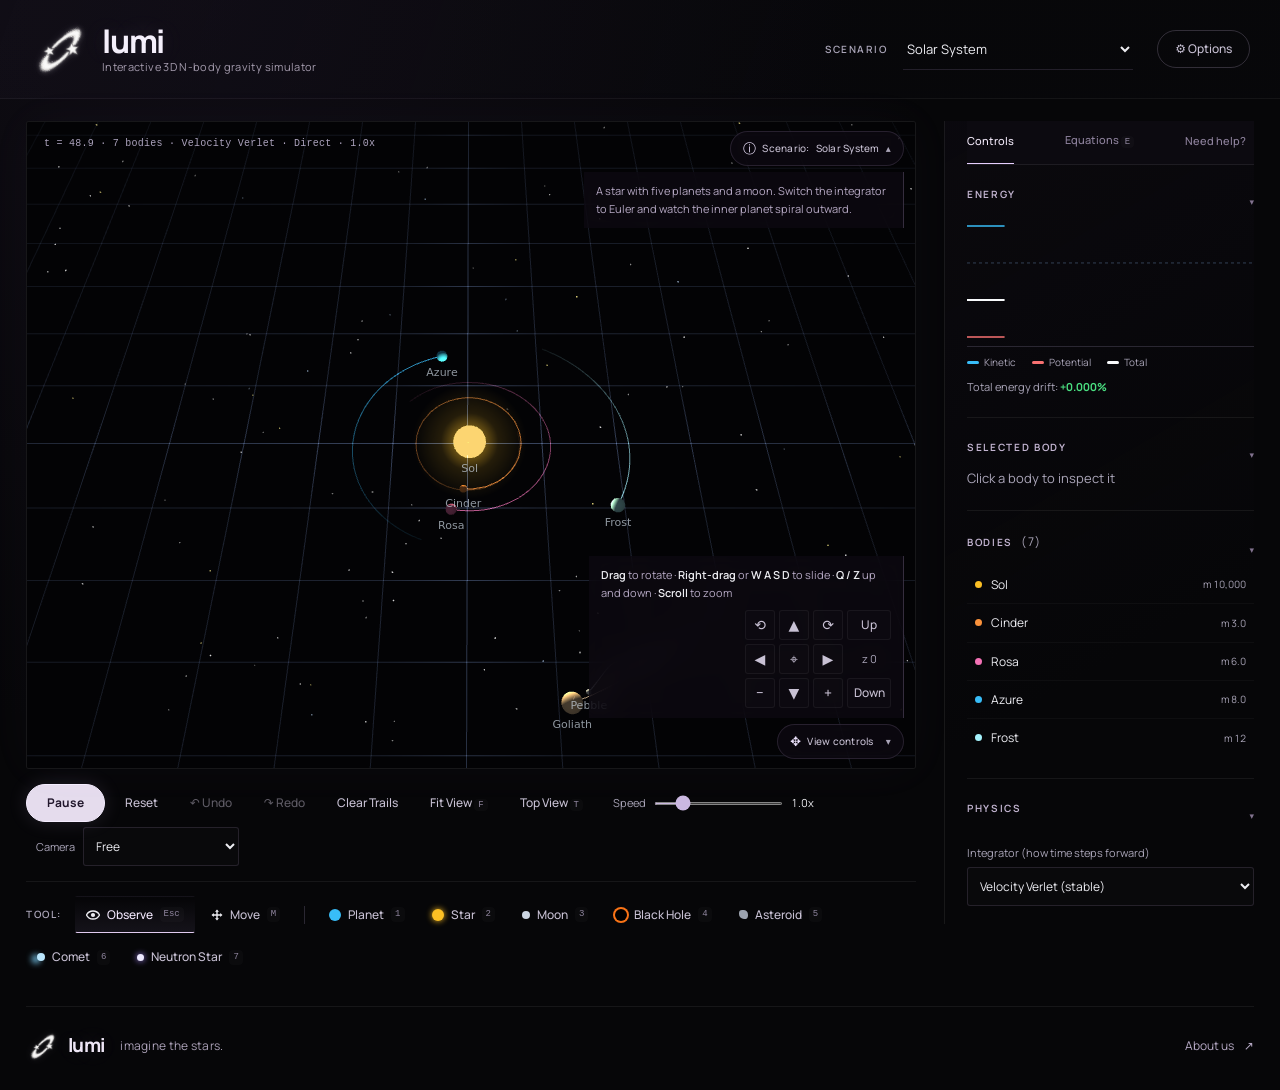
<file: index.html>
<!DOCTYPE html>
<html lang="en">
<head>
    <meta charset="UTF-8">
    <meta name="viewport" content="width=device-width, initial-scale=1.0">
    <title>lumi</title>
    <meta name="theme-color" content="#08080c">
    <link rel="icon" type="image/png" href="assets/gravitylab-mark-soft.png">
    <link rel="stylesheet" href="style.css">
</head>
<body>

<header class="topbar">
    <div class="brand">
        <div class="logo" aria-hidden="true"></div>
        <div>
            <h1>lumi</h1>
            <p>Interactive 3D N-body gravity simulator</p>
        </div>
    </div>
    <div class="header-actions">
    <div class="scenario-picker">
        <label for="scenarioSelect">Scenario</label>
        <select id="scenarioSelect">
            <option value="solar">Solar System</option>
            <option value="sunPlanet">Star &amp; Planet</option>
            <option value="binary">Binary Stars</option>
            <option value="figure8">Figure-8 (three bodies)</option>
            <option value="slingshot">Gravity Assist</option>
            <option value="blackhole">Black Hole Disk</option>
            <option value="cluster">Random Cluster</option>
            <option value="planetFormation">Planet Formation (1,500 rocks)</option>
            <option value="galaxies">Galaxy Collision (3,000 stars)</option>
            <option value="asteroidBelt">Asteroid Belt &amp; Comet</option>
            <option value="empty">Empty Space</option>
        </select>
    </div>

    <!-- Options: what to show, saved in this browser -->
    <div class="options-menu">
        <button id="optionsBtn" aria-haspopup="true" aria-expanded="false" aria-controls="optionsPanel">
            <span aria-hidden="true">&#9881;</span> Options
        </button>
        <div class="options-panel hidden" id="optionsPanel" role="dialog" aria-label="Options">
            <fieldset>
                <legend>Show on the canvas</legend>
                <label><input type="checkbox" id="trailToggle" checked> Trails</label>
                <label><input type="checkbox" id="labelToggle" checked> Labels</label>
                <label><input type="checkbox" id="vectorToggle"> Force &amp; velocity arrows</label>
                <label title="Arrows all around the view, pointing the way gravity pulls"><input type="checkbox" id="arrowsToggle"> Gravity field arrows (3D)</label>
                <label title="The ellipse Kepler's laws predict for the selected body"><input type="checkbox" id="orbitToggle" checked> Predicted orbit (Kepler ellipse)</label>
                <label><input type="checkbox" id="treeToggle"> Barnes-Hut tree</label>
            </fieldset>
            <fieldset>
                <legend>Scene</legend>
                <label><input type="checkbox" id="gridToggle" checked> Reference grid</label>
                <label><input type="checkbox" id="starsToggle" checked> Background stars</label>
                <label><input type="checkbox" id="spinToggle"> Slowly turn the view</label>
                <label title="Frames per second, and how long physics and drawing take each frame"><input type="checkbox" id="perfToggle"> Performance readout</label>
            </fieldset>
            <fieldset>
                <legend>Simulation</legend>
                <label><input type="checkbox" id="mergeToggle" checked> Collisions merge</label>
                <label title="Pauses while you place or move a body, drag a slider or type in a box, then carries on. When off, everything keeps moving, and a body you drag is held still with its velocity.">
                    <input type="checkbox" id="autoPauseToggle"> Auto-pause while editing
                </label>
            </fieldset>
            <div class="options-footer">
                <span class="muted">Saved in this browser</span>
                <span>
                    <button id="resetOptionsBtn">Reset to defaults</button>
                    <button id="closeOptionsBtn" class="primary">Done</button>
                </span>
            </div>
        </div>
    </div>
    </div>
</header>

<main class="app-layout">

    <section class="universe-container">

        <div class="canvas-wrap">
            <canvas id="universe"></canvas>
            <canvas id="overlay" aria-hidden="true"></canvas>

            <div class="hud" id="hud"></div>

            <div class="toast" id="toast" role="status"></div>

            <!-- Panels on the canvas: click a tab to open or close it -->
            <section class="canvas-panel scenario-panel" id="scenarioPanel">
                <button class="canvas-panel-tab" aria-expanded="true" aria-controls="scenarioNote">
                    <span class="panel-icon" aria-hidden="true">&#9432;</span>
                    Scenario: <span id="scenarioName"></span>
                    <span class="chevron" aria-hidden="true"></span>
                </button>
                <div class="canvas-panel-body" id="scenarioNote"></div>
            </section>

            <section class="canvas-panel controls-panel opens-up" id="controlsPanel">
                <button class="canvas-panel-tab" aria-expanded="true" aria-controls="controlsBody">
                    <span class="panel-icon" aria-hidden="true">&#10021;</span>
                    View controls<span class="tool-badge" id="toolBadge"></span>
                    <span class="chevron" aria-hidden="true"></span>
                </button>
                <div class="canvas-panel-body" id="controlsBody">
                    <p class="canvas-hint" id="canvasHint"></p>

                    <!-- Buttons to move the view: hold one down to keep moving -->
                    <div class="nav-pad" id="navPad" aria-label="Move the view">
                        <button data-move="turnLeft" title="Turn left (&larr;)">&#10226;</button>
                        <button data-move="forward" title="Slide forward (W)">&#9650;</button>
                        <button data-move="turnRight" title="Turn right (&rarr;)">&#10227;</button>
                        <button data-move="up" class="lift" title="Move the view and the grid up (Q)">Up</button>
                        <button data-move="left" title="Slide left (A)">&#9664;</button>
                        <button id="navFit" title="Fit everything in view (F)">&#8982;</button>
                        <button data-move="right" title="Slide right (D)">&#9654;</button>
                        <span class="plane-height" id="planeHeight" title="Height of the grid: new bodies are placed here">z 0</span>
                        <button data-move="zoomOut" title="Zoom out (scroll)">&minus;</button>
                        <button data-move="back" title="Slide back (S)">&#9660;</button>
                        <button data-move="zoomIn" title="Zoom in (scroll)">+</button>
                        <button data-move="down" class="lift" title="Move the view and the grid down (Z)">Down</button>
                    </div>
                </div>
            </section>
        </div>

        <div class="simulation-controls">
            <button id="playPauseBtn" class="primary">Pause</button>
            <button id="resetBtn">Reset</button>
            <button id="undoBtn" disabled title="Nothing to undo">&#8630; Undo</button>
            <button id="redoBtn" disabled title="Nothing to redo">&#8631; Redo</button>
            <button id="clearTrailsBtn">Clear Trails</button>
            <button id="centerViewBtn">Fit View <kbd>F</kbd></button>
            <button id="topViewBtn" title="Switch between looking straight down and the tilted 3D view">Top View <kbd>T</kbd></button>

            <label class="inline">
                Speed
                <input type="range" id="speedSlider" min="0.1" max="5" step="0.1" value="1">
                <span id="speedValue">1.0x</span>
            </label>

            <label class="inline">
                Camera
                <select id="cameraSelect">
                    <option value="free">Free</option>
                    <option value="com">Follow center of mass</option>
                    <option value="selected">Follow selected body</option>
                </select>
            </label>
        </div>

        <div class="brush-bar">
            <span class="brush-label">Tool:</span>
            <button class="brush active" data-type="observe" title="Look around: drag to rotate, click to select. Never moves anything.">
                <svg class="cursor-icon" width="14" height="12" viewBox="0 0 14 12" aria-hidden="true">
                    <path d="M7 2 C3.5 2 1.2 4.6 0.5 6 C1.2 7.4 3.5 10 7 10 C10.5 10 12.8 7.4 13.5 6 C12.8 4.6 10.5 2 7 2 Z" fill="none" stroke="currentColor" stroke-width="1.3"/>
                    <circle cx="7" cy="6" r="2.1" fill="currentColor"/>
                </svg>Observe <kbd>Esc</kbd>
            </button>
            <button class="brush" data-type="move" title="Drag bodies to move them (Shift + drag: up and down)">
                <svg class="cursor-icon" width="12" height="12" viewBox="0 0 12 12" aria-hidden="true">
                    <path d="M6 0.5 L8 2.8 H6.7 V5.3 H9.2 V4 L11.5 6 L9.2 8 V6.7 H6.7 V9.2 H8 L6 11.5 L4 9.2 H5.3 V6.7 H2.8 V8 L0.5 6 L2.8 4 V5.3 H5.3 V2.8 H4 Z" fill="currentColor"/>
                </svg>Move <kbd>M</kbd>
            </button>
            <span class="brush-divider" aria-hidden="true"></span>
            <button class="brush" data-type="planet">
                <span class="swatch planet"></span>Planet <kbd>1</kbd>
            </button>
            <button class="brush" data-type="star">
                <span class="swatch star"></span>Star <kbd>2</kbd>
            </button>
            <button class="brush" data-type="moon">
                <span class="swatch moon"></span>Moon <kbd>3</kbd>
            </button>
            <button class="brush" data-type="blackhole">
                <span class="swatch blackhole"></span>Black Hole <kbd>4</kbd>
            </button>
            <button class="brush" data-type="asteroid">
                <span class="swatch asteroid"></span>Asteroid <kbd>5</kbd>
            </button>
            <button class="brush" data-type="comet">
                <span class="swatch comet"></span>Comet <kbd>6</kbd>
            </button>
            <button class="brush" data-type="neutronstar">
                <span class="swatch neutronstar"></span>Neutron Star <kbd>7</kbd>
            </button>
        </div>

    </section>

    <aside class="control-panel">

        <nav class="panel-tabs" role="tablist">
            <button class="panel-tab active" data-tab="controls" id="tab-button-controls" role="tab" aria-controls="tab-controls" aria-selected="true">Controls</button>
            <button class="panel-tab" data-tab="equations" id="tab-button-equations" role="tab" aria-controls="tab-equations" aria-selected="false" tabindex="-1">Equations <kbd>E</kbd></button>
            <button class="panel-tab" data-tab="help" id="tab-button-help" role="tab" aria-controls="tab-help" aria-selected="false" tabindex="-1">Need help?</button>
        </nav>

        <div class="tab-page" id="tab-controls" role="tabpanel" aria-labelledby="tab-button-controls">

        <details class="panel-section foldable" id="sectionEnergy" open>
            <summary><h2>Energy</h2></summary>
            <canvas id="energyChart"></canvas>
            <div class="energy-legend">
                <span><i style="background:#38bdf8"></i>Kinetic</span>
                <span><i style="background:#f87171"></i>Potential</span>
                <span><i style="background:#f8fafc"></i>Total</span>
            </div>
            <p class="drift">
                Total energy drift: <b id="driftValue">0.000%</b>
            </p>
        </details>

        <details class="panel-section foldable" id="sectionSelected" open>
            <summary><h2>Selected Body</h2></summary>

            <p id="selectedBodyName" class="muted">Click a body to inspect it</p>

            <div id="bodyProperties" class="hidden">

                <div class="field">
                    <label for="massInput">Mass</label>
                    <div class="slider-row">
                        <input type="range" id="massSlider" min="0" max="1000" step="1" aria-label="Mass slider">
                        <input type="number" id="massInput" min="0.01" max="1000000" step="any">
                    </div>
                </div>

                <div class="field">
                    <label for="radiusInput">Radius</label>
                    <div class="slider-row">
                        <input type="range" id="radiusSlider" min="1" max="60" step="0.5" aria-label="Radius slider">
                        <input type="number" id="radiusInput" min="1" max="60" step="0.5">
                    </div>
                </div>

                <div class="three-col">
                    <label class="field">
                        Position X
                        <input type="number" id="xInput" step="1">
                    </label>
                    <label class="field">
                        Y
                        <input type="number" id="yInput" step="1">
                    </label>
                    <label class="field">
                        Z (height)
                        <input type="number" id="zInput" step="1">
                    </label>
                </div>

                <p class="muted small">Tip: pick the Move tool (M) to drag bodies on the canvas.</p>

                <div class="three-col">
                    <label class="field">
                        Velocity X
                        <input type="number" id="vxInput" step="0.1">
                    </label>
                    <label class="field">
                        Y
                        <input type="number" id="vyInput" step="0.1">
                    </label>
                    <label class="field">
                        Z
                        <input type="number" id="vzInput" step="0.1">
                    </label>
                </div>

                <p class="muted small">Speed: <b id="speedReadout">0</b></p>

                <div class="two-col">
                    <label class="field">
                        Orbit around
                        <select id="orbitAroundSelect" class="reference-select"></select>
                    </label>
                    <label class="field" title="As seen from above">
                        Direction
                        <select id="orbitDirection">
                            <option value="clockwise">&#8635; Clockwise</option>
                            <option value="anticlockwise">&#8634; Anticlockwise</option>
                        </select>
                    </label>
                </div>

                <div class="two-col">
                    <button id="orbitBtn">Make it orbit</button>
                    <button id="deleteBodyBtn" class="danger">Delete</button>
                </div>

                <button id="showEquationsBtn" class="link-button">See the equations for this body &rarr;</button>

            </div>
        </details>

        <details class="panel-section foldable" id="sectionBodies" open>
            <summary><h2>Bodies <span class="count" id="bodyCount"></span></h2></summary>
            <div id="bodyList"></div>
        </details>

        <details class="panel-section foldable" id="sectionPhysics" open>
            <summary><h2>Physics</h2></summary>

            <label class="field">
                Integrator (how time steps forward)
                <select id="integratorSelect">
                    <option value="verlet">Velocity Verlet (stable)</option>
                    <option value="euler">Euler (simple, drifts)</option>
                </select>
            </label>

            <label class="field">
                Gravity solver
                <select id="solverSelect">
                    <option value="auto">Auto (Barnes-Hut above 200 bodies)</option>
                    <option value="direct">Direct (exact, every pair)</option>
                    <option value="bh">Barnes-Hut (fast, approximate)</option>
                </select>
            </label>

            <div class="field">
                <label for="thetaSlider">
                    Barnes-Hut accuracy (&theta;) <span class="value" id="thetaValue">0.60</span>
                </label>
                <input type="range" id="thetaSlider" min="0.1" max="1.5" step="0.05" value="0.6">
                <span class="range-ends"><span>accurate, slower</span><span>rough, faster</span></span>
            </div>

            <p class="solver-stats" id="solverStats"></p>

            <label class="field">
                Gravity field (a slice through space, at the grid's height)
                <select id="fieldSelect">
                    <option value="off">Off</option>
                    <option value="map">Contour map: glow and rings</option>
                    <option value="sheet">Rubber sheet: how deep the wells are</option>
                    <option value="pull">Pull sheet: which way gravity pulls</option>
                </select>
            </label>


            <p class="legend-note hidden" id="vectorLegend">
                <span class="dot" style="background:#4ade80"></span>velocity
                <span class="dot" style="background:#fb923c"></span>acceleration (gravity)
                <br>Arrow lengths are scaled down to fit on screen.
            </p>

            <p class="legend-note hidden" id="treeLegend">
                Each cube holds up to 8 bodies before splitting into eight.
                Select a body to see what its group uses:
                <br><span class="dot" style="background:#fb923c"></span>far cubes, each pulling as one mass at the end of its line
                <br><span class="dot" style="background:#22d3ee"></span>nearby bodies, calculated one by one
            </p>
        </details>





        <details class="panel-section explainer">
            <summary>How it works</summary>

            <h3>1. Newton's law of gravity</h3>
            <p>
                Every body pulls on every other body. The pull from a body
                of mass <i>M</i> at distance <i>r</i> gives an acceleration of
                <code>a = G&middot;M / r&sup2;</code>, pointing toward it.
                Each body adds up the pulls from all the others. We visit
                each <em>pair</em> only once and apply equal and opposite
                forces (Newton's third law), which halves the work.
            </p>

            <h3>2. Stepping through time</h3>
            <p>
                A computer can't run time continuously, so we take tiny
                steps of length <code>dt</code>.
            </p>
            <p>
                <b>Euler</b> moves each body using its current velocity, then
                updates the velocity. It's simple, but every step adds a little
                energy, so orbits slowly spiral outward.
            </p>
            <p>
                <b>Velocity Verlet</b> does a half-step "kick" to the velocity,
                moves ("drift"), recomputes gravity, then does the second
                half-kick. It's <em>symplectic</em>: it preserves the geometry of
                the motion, so energy errors stay tiny and don't grow. Switch
                integrators and watch the energy graph.
            </p>

            <h3>3. Energy</h3>
            <p>
                Kinetic energy is <code>&frac12;mv&sup2;</code> and gravitational
                potential energy is <code>&minus;G&middot;m&#8321;m&#8322; / r</code>.
                With nothing outside the system, their sum should stay constant.
                The white line on the graph is that total. A flat line means the
                simulation is trustworthy.
            </p>

            <h3>4. Softening</h3>
            <p>
                Real gravity becomes infinite when two bodies touch
                (<i>r</i> &rarr; 0). We use <code>r&sup2; + &epsilon;&sup2;</code>
                with a small &epsilon; so very close passes don't explode.
            </p>

            <h3>5. Collisions</h3>
            <p>
                When two bodies touch they merge. Mass and momentum are
                conserved exactly, but some kinetic energy turns into heat,
                so the total energy line jumps (marked with a dashed line).
                The amount lost is
                <code>&frac12;&middot;&mu;&middot;v&sup2;</code>, where
                <i>v</i> is their relative speed and
                <code>&mu; = m&#8321;m&#8322; / (m&#8321; + m&#8322;)</code>.
                The drift readout allows for exactly that loss, so it only
                counts real numerical error. To find bodies quickly, collisions
                use "sweep and prune": bodies are sorted left to right, and each
                one only checks neighbours that overlap it horizontally.
            </p>

            <h3>6. The gravity field</h3>
            <p>
                Gravity's "well" (the potential, <code>&minus;G&middot;M / r</code>)
                fills all of space. In 3D, every body is wrapped in nested
                shells of equal potential, like the layers of an onion. Drawing
                every shell would hide everything, so we show a slice through
                space at the grid's height. Move it up and down (Q / Z) to
                scan through the field.
            </p>
            <p>
                <b>Contour map</b>: bright means a deep well, and the rings are
                lines of equal potential. Around a single star they're circles,
                the slice through its spherical shells. A body released at rest
                falls straight across them, downhill.
                <b>Rubber sheet</b>: the same slice, pushed down by the well's
                depth. An orbit is like a marble circling round a funnel.
                But the sheet's "down" isn't a real direction: it shows how
                <em>deep</em> the well is, not which way gravity <em>pulls</em>.
                <b>Pull sheet</b> fixes that: the same depth, but each point is
                pushed the way gravity really pulls there. Slice above a planet
                and it sags down to it; below, it bulges up to it; level with
                it, the lines are drawn in sideways.
                <b>Gravity field arrows</b> show the pull all around at once:
                each arrow points along <code>g</code>, the pull per unit of
                mass, longer and brighter where it's stronger.
                Gravity has no edge; it reaches forever and just gets weaker,
                so both fade out smoothly instead of stopping. Depth uses a
                logarithmic scale, otherwise stars' wells would be too deep to
                see anything else.
            </p>

            <h3>7. Barnes-Hut: thousands of bodies</h3>
            <p>
                Checking every pair gets slow fast: 1,500 bodies means over a
                million pairs, every step. The Barnes-Hut method (1986) puts
                space in a cube, then splits crowded cubes into eight smaller
                ones, building an <em>octree</em>.
            </p>
            <p>
                A distant cluster pulls almost exactly like one body with the
                cluster's total mass at its centre of mass. So if a cube is
                small compared to its distance (<code>size / distance &lt; &theta;</code>),
                its whole contents count as one pull. Nearby bodies are still
                calculated one by one. The work grows like
                <code>n log n</code> instead of <code>n&sup2;</code>.
            </p>
            <p>
                The catch: it's an approximation. Turn on "Barnes-Hut tree"
                (&#9881; Options), select a body, and move the &theta; slider to see the
                trade-off between speed and accuracy. The energy graph shows
                the small extra error compared to the exact method.
            </p>

            <h3>8. Colliding galaxies</h3>
            <p>
                Each galaxy is a black hole plus 1,500 "stars" (each one
                standing for millions of real stars) on circular orbits. Real
                stars are so far apart that they practically never hit each
                other, so here they pass straight through each other: a
                <em>collisionless</em> system. Only gravity shapes it.
            </p>
            <p>
                Tidal tails form because gravity weakens with distance: the
                other galaxy pulls its near side harder than its centre, and
                its centre harder than its far side, stretching it out. A
                galaxy spinning the same way as the encounter (prograde) stays
                lined up with that stretch for longer, so its outer stars get
                flung into long tails. One spinning the other way (retrograde)
                barely changes. Alar and Juri Toomre showed this with a simple
                computer model in 1972; it explained the strange shapes of
                real galaxies like the Antennae.
            </p>
            <p>
                Galaxy centres aren't points: the black hole sits in a dense
                ball of stars. So this scenario uses more softening
                (&epsilon; = 15), which also keeps the energy error around
                0.1% instead of 5%.
            </p>

            <h3>9. Asteroids, comets and neutron stars</h3>
            <p>
                Gravity treats them all the same; only their mass and size
                differ. A <b>comet</b>'s tail always points <em>away</em> from
                the nearest star, not behind it: sunlight and the solar wind
                push gas and dust off the comet. The tail grows as the comet
                gets closer and hotter. A <b>neutron star</b> is the collapsed
                core of a giant star: about 1.4 times the Sun's mass squeezed
                into a ball the size of a city. From far away it pulls exactly like
                a normal star of the same mass. You can only tell the
                difference up close.
            </p>

            <h3>10. The Equations tab and Kepler's laws</h3>
            <p>
                Select a body and open the Equations tab to see each formula
                with the simulation's live numbers plugged in. The orbit card
                treats the body and the one it orbits as a pair on their own
                (the "two-body problem"), which has an exact answer: an
                ellipse with the heavier body at one focus (Kepler's 1st law).
                The body moves fastest when it's closest (2nd law), and the
                time for one lap grows like <code>T&sup2; &prop; a&sup3;</code>
                (3rd law). The dashed ellipse on the canvas is that prediction.
                The other bodies pull on it too, so the real path slowly
                drifts away from the ellipse.
            </p>

            <h3>11. Three dimensions</h3>
            <p>
                Everything works the same in 3D: each position, velocity and
                force just has a third part, <i>z</i> (height above the middle
                plane). Real orbits are tilted a little, so the Solar System
                planets go slightly above and below the grid. An orbit always
                stays flat in its own plane, because angular momentum
                (<code>r &times; v</code>) is conserved; the tilted galaxies
                show what happens when two such planes meet.
            </p>
            <p>
                Misclicked? <b>Undo</b> (Ctrl+Z) puts the system back to just
                before your last change, rewinding time to that moment.
                <b>Redo</b> (Ctrl+Shift+Z) goes forward again.
            </p>
            <p>
                The picture is drawn with Three.js. Our code keeps the camera
                position (how far away, how far round, how high up), and
                Three.js turns the 3D scene into pixels on the graphics card.
                <b>Observe</b> (Esc) only looks around, so you can't move a
                body by accident; <b>Move</b> (M) drags bodies. With
                "Auto-pause while editing" on, the simulation waits while you
                place, drag or edit a body. With it off, everything keeps
                moving; a body you drag is held still under the mouse (still
                pulling on the others) and carries on with its old velocity
                when you let go.
            </p>
            <p>
                The grid is the <em>working plane</em>: a flat plane at the
                height the camera looks at. New bodies are placed on it, the
                gravity field is sliced along it, and the thin lines from each
                body show how far above or below it they are. Move the view
                with right-drag, W A S D, Q / Z (up and down) or the buttons on
                the canvas; Fit View (F) or following a body also sets its height.
            </p>

            <h3>12. How we checked the physics</h3>
            <p>
                34 automated tests compare the simulator with answers worked
                out independently: Kepler's laws, escape speed, conservation of
                energy and momentum, collisions, the known figure-8 solution,
                and Barnes-Hut against the exact method. All pass. The details
                are in <code>VALIDATION.md</code>, and anyone can rerun them
                with <code>node tests/validate.js</code>.
            </p>

            <h3>Credits</h3>
            <p>
                3D drawing: <a href="https://threejs.org" target="_blank" rel="noopener">Three.js</a>
                r149 (MIT licence, included in <code>lib/</code>).
                Written with help from an AI assistant (Claude), as allowed by
                the hackathon rules.
            </p>
        </details>

        </div>

        <div class="tab-page hidden" id="tab-equations" role="tabpanel" aria-labelledby="tab-button-equations">
            <section class="panel-section">
                <h2>Live equations</h2>
                <p class="muted small" id="equationsIntro"></p>
                <label class="field" id="equationsReference">
                    Compared with
                    <select id="equationsReferenceSelect" class="reference-select"></select>
                </label>
                <div id="equationCards"></div>
            </section>
        </div>

        <div class="tab-page hidden help-page" id="tab-help" role="tabpanel" aria-labelledby="tab-button-help">
            <div class="help-intro">
                <p class="help-eyebrow">Your field guide</p>
                <h2>A little help<br>exploring the stars.</h2>
                <p>Pick a topic below. Pause whenever you want time to experiment. Your simulation stays here while you read.</p>
            </div>
            <details class="help-topic" open>
                <summary>01 <span>Start, pause &amp; choose a scenario</span></summary>
                <ol>
                    <li>Choose a preset from <b>Scenario</b> at the top. <b>Empty Space</b> lets you build from scratch.</li>
                    <li>Use <b>Pause / Play</b> or <kbd>Space</kbd>. The <b>Speed</b> slider changes how fast simulation time passes.</li>
                    <li><b>Reset</b> or <kbd>R</kbd> reloads the current preset. Undo can restore the system before a reset or scenario change.</li>
                </ol>
                <p class="help-tip">First visit? Try <b>Star &amp; Planet</b>, then <b>Solar System</b>.</p>
            </details>
            <details class="help-topic" open>
                <summary>02 <span>Add a body or throw one</span></summary>
                <ol>
                    <li>Choose <b>Planet, Star, Moon, Black Hole, Asteroid, Comet,</b> or <b>Neutron Star</b> beneath the canvas (keys <kbd>1</kbd>–<kbd>7</kbd>).</li>
                    <li><b>Click empty space</b> on the grid for an automatic orbit. Hold briefly before releasing to read the target and see the predicted path.</li>
                    <li><b>Drag and release</b> to throw instead: direction follows the drag; a longer drag gives more speed. The dashed path previews the launch and a red × warns of a predicted collision.</li>
                    <li>Press <kbd>Esc</kbd> or choose <b>Observe</b> to stop placing. Clicking an existing body selects it.</li>
                </ol>
                <p class="help-tip"><b>Adding a moon:</b> click near its planet, outside the surface. Check that the preview names the planet. A stellar-tides warning means the moon may escape or crash; snapping does not guarantee stability.</p>
                <figure class="help-figure">
                    <img src="assets/help/add-body.png" alt="Moon placement preview showing the target planet and its predicted orbit" loading="lazy" width="900" height="590" id="help-add-image">
                    <figcaption>Click to orbit; drag to launch.</figcaption>
                    <button class="help-demo-button" data-demo-image="help-add-image" data-demo-src="assets/help/add-body.gif" data-demo-poster="assets/help/add-body.png" aria-pressed="false">Play demonstration ↗</button>
                </figure>
                <p>New bodies affect the whole system. Existing bodies keep their velocities, so adding mass can cause real instability. A massive body without a suitable host inherits the system’s average motion.</p>
            </details>
            <details class="help-topic">
                <summary>03 <span>Look around &amp; follow a body</span></summary>
                <ul>
                    <li><b>Observe:</b> drag to rotate; scroll or pinch to zoom. On touch screens, use two fingers to pan.</li>
                    <li><b>Pan:</b> right-drag, Shift + drag in Observe, or <kbd>W</kbd> <kbd>A</kbd> <kbd>S</kbd> <kbd>D</kbd>. Arrow keys rotate.</li>
                    <li><b>Height:</b> <kbd>Q</kbd> / <kbd>Z</kbd> raises / lowers the view and placement grid. New bodies start on that grid.</li>
                    <li><b>Fit View</b> (<kbd>F</kbd>) brings everything into view. <b>Top View</b> (<kbd>T</kbd>) toggles the overhead view.</li>
                    <li><b>Camera:</b> follow the center of mass, the selected body, or a named body. Choose <b>Free</b> to explore independently.</li>
                    <li>Open <b>View controls</b> on the canvas for on-screen movement, rotation, height, and zoom buttons. Hold a button to keep moving.</li>
                </ul>
            </details>
            <details class="help-topic">
                <summary>04 <span>Select, move, resize &amp; delete</span></summary>
                <ol>
                    <li>Click a body on the canvas or in <b>Controls → Bodies</b>. Its properties appear under <b>Selected Body</b>.</li>
                    <li>Change <b>Mass</b> or <b>Radius</b> with sliders or number boxes. Mass changes gravity; radius changes visible size and the collision boundary.</li>
                    <li>Edit <b>Position X / Y / Z</b>, or choose <b>Move</b> (<kbd>M</kbd>) and drag the body. Shift + drag moves it vertically.</li>
                    <li>Use <b>Delete</b> in the inspector or the Delete key to remove the selected body.</li>
                </ol>
                <p class="help-tip">The Move tool holds the body while you drag, then releases it with its previous velocity. It still attracts other bodies while held.</p>
                <figure class="help-figure"><a href="assets/help/body-properties.png" target="_blank" rel="noopener"><img src="assets/help/body-properties.png" alt="Selected Body inspector with mass, radius, position, velocity, and orbit controls" loading="lazy" width="430" height="820"></a><figcaption>Body inspector · click image to enlarge.</figcaption></figure>
            </details>
            <details class="help-topic">
                <summary>05 <span>Change speed &amp; direction</span></summary>
                <ol>
                    <li>Select the body, then open <b>Controls → Selected Body</b>.</li>
                    <li>Edit <b>Velocity X, Y, Z</b>. X and Y are motion across the grid; Z is vertical motion. Negative values reverse an axis’s direction.</li>
                    <li>Type a number and press <kbd>Enter</kbd> or leave the field to apply it. The <b>Speed</b> readout shows the combined magnitude.</li>
                </ol>
                <p class="help-tip">Set all three velocity components to <b>0</b> to stop it momentarily. Gravity immediately accelerates it again when the simulation runs. The global Speed slider changes time, not a body’s velocity.</p>
            </details>
            <details class="help-topic">
                <summary>06 <span>Make an existing body orbit</span></summary>
                <ol>
                    <li>Select the body you want to orbit. Place or move it outside its intended host’s surface.</li>
                    <li>In <b>Selected Body → Orbit around</b>, choose the host explicitly. Select <b>Clockwise</b> or <b>Anticlockwise</b>.</li>
                    <li>Click <b>Make it orbit</b>. This replaces the selected body’s velocity with a circular-orbit starting velocity relative to that host.</li>
                </ol>
                <p>For a moon, choose the planet—not the star. Other bodies can still disturb the orbit. <b>Make it orbit</b> does not move the body or lock its path.</p>
                <figure class="help-figure"><a href="assets/help/moon-orbit.png" target="_blank" rel="noopener"><img src="assets/help/moon-orbit.png" alt="A moon's Orbit around menu set to its planet, followed by direction and Make it orbit" loading="lazy" width="430" height="340"></a><figcaption>Choose the host, then apply the orbit.</figcaption></figure>
            </details>
            <details class="help-topic">
                <summary>07 <span>Undo, redo &amp; edit while paused</span></summary>
                <ul>
                    <li><b>Undo:</b> button or <kbd>Ctrl/⌘ Z</kbd>. <b>Redo:</b> button or <kbd>Ctrl/⌘ Shift Z</kbd>.</li>
                    <li>Undo rewinds to before an edit, including placements, deletions, resets, and scenario changes.</li>
                    <li>In <b>Options</b>, enable <b>Auto-pause while editing</b> to pause during placement, movement, sliders, and typing. It resumes afterward unless you paused manually.</li>
                    <li><b>Clear Trails</b> clears the drawn motion history without changing the bodies.</li>
                </ul>
            </details>
            <details class="help-topic">
                <summary>08 <span>Show gravity, trails &amp; overlays</span></summary>
                <p>Open <b>Options</b> at the top to toggle:</p>
                <ul>
                    <li><b>Trails / Labels:</b> past motion and body names.</li>
                    <li><b>Force &amp; velocity arrows:</b> acceleration in orange, velocity in green.</li>
                    <li><b>Gravity field arrows (3D):</b> the direction gravity pulls throughout space.</li>
                    <li><b>Predicted orbit:</b> a two-body Kepler ellipse for the selected body and its reference host.</li>
                    <li><b>Barnes-Hut tree:</b> the spatial groups used by the fast solver.</li>
                    <li><b>Reference grid / Background stars / Slowly turn the view / Performance readout:</b> scene and display preferences.</li>
                    <li><b>Collisions merge:</b> touching bodies merge when enabled; disable it to let bodies pass through one another.</li>
                </ul>
                <p>Under <b>Controls → Physics → Gravity field</b>, choose <b>Contour map</b> (potential glow and rings), <b>Rubber sheet</b> (well depth), or <b>Pull sheet</b> (pull direction). The slice follows the grid’s height; use <kbd>Q</kbd> / <kbd>Z</kbd> to scan it. Choose <b>Off</b> to hide it.</p>
                <figure class="help-figure"><a href="assets/help/gravity-field.png" target="_blank" rel="noopener"><img src="assets/help/gravity-field.png" alt="Gravity pull-sheet visualization around a star and its planets" loading="lazy" width="900" height="540"></a><figcaption>Gravity pull sheet · click image to enlarge.</figcaption></figure>
                <p class="help-tip">Options are saved in this browser. Use <b>Reset to defaults</b> inside Options to restore them, or <b>Done</b> to close the menu.</p>
            </details>
            <details class="help-topic">
                <summary>09 <span>Read equations &amp; energy</span></summary>
                <ul>
                    <li>Select a body, then open <b>Equations</b> (<kbd>E</kbd>) or use <b>See the equations for this body</b>.</li>
                    <li><b>Compared with</b> picks the reference body. This is shared with the inspector’s <b>Orbit around</b> menu.</li>
                    <li>Read live force, acceleration, kinetic and potential energy, momentum, escape speed, and Kepler orbit values. Numbers use simulation units with <b>G = 1</b>.</li>
                    <li>Under <b>Controls → Energy</b>, blue is kinetic, red is potential, and white is total energy. Drift estimates numerical error; edits reset its baseline and collision losses are accounted for.</li>
                </ul>
                <p class="help-tip">A predicted ellipse assumes an isolated pair. In a system with several bodies, the actual path can differ.</p>
            </details>
            <details class="help-topic">
                <summary>10 <span>Choose a solver &amp; learn more</span></summary>
                <ul>
                    <li><b>Integrator:</b> Velocity Verlet is the usual stable choice. Euler demonstrates numerical drift and can cause orbits to spiral outward.</li>
                    <li><b>Gravity solver:</b> Direct calculates every pair; Barnes-Hut approximates distant groups. Auto switches to Barnes-Hut above 200 bodies.</li>
                    <li><b>Barnes-Hut accuracy θ:</b> lower is more accurate and slower; higher is faster and more approximate. The solver readout reports work and speedup.</li>
                    <li>Open <b>How it works</b> at the bottom of Controls for the equations, algorithms, approximations, and validation.</li>
                    <li>Click section headings to fold Controls sections, or the Scenario / View controls tabs to fold canvas overlays. Find the team and story under <b>About us</b> in the footer.</li>
                </ul>
            </details>
        </div>

    </aside>

</main>

<footer class="site-footer">
    <div class="footer-signature">
        <span class="logo" aria-hidden="true"></span>
        <span class="footer-name">lumi</span>
        <span class="footer-tagline">imagine the stars.</span>
    </div>
    <nav class="footer-nav" aria-label="Footer"><a href="about.html">About us <span aria-hidden="true">↗</span></a></nav>
</footer>

<script src="lib/three.min.js"></script>
<script src="script.js"></script>
<script src="help.js"></script>

</body>
</html>
</file>
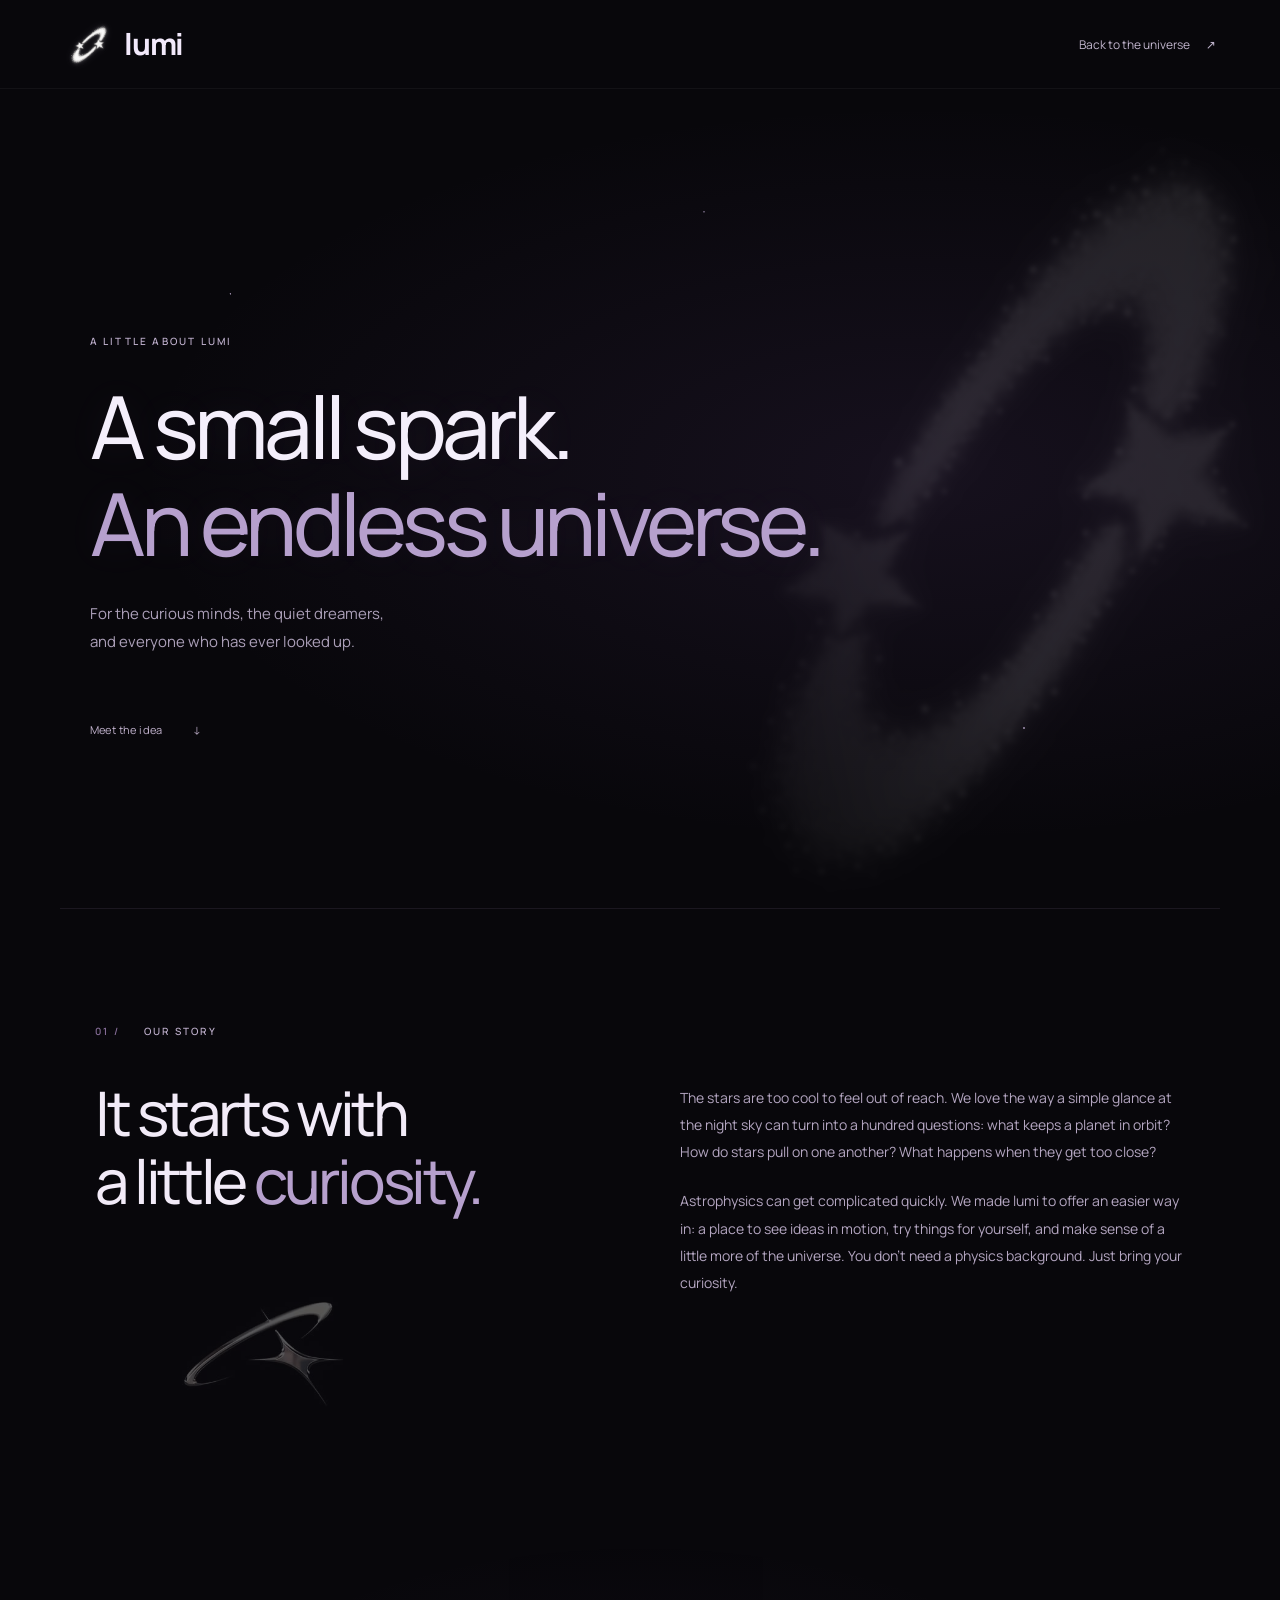
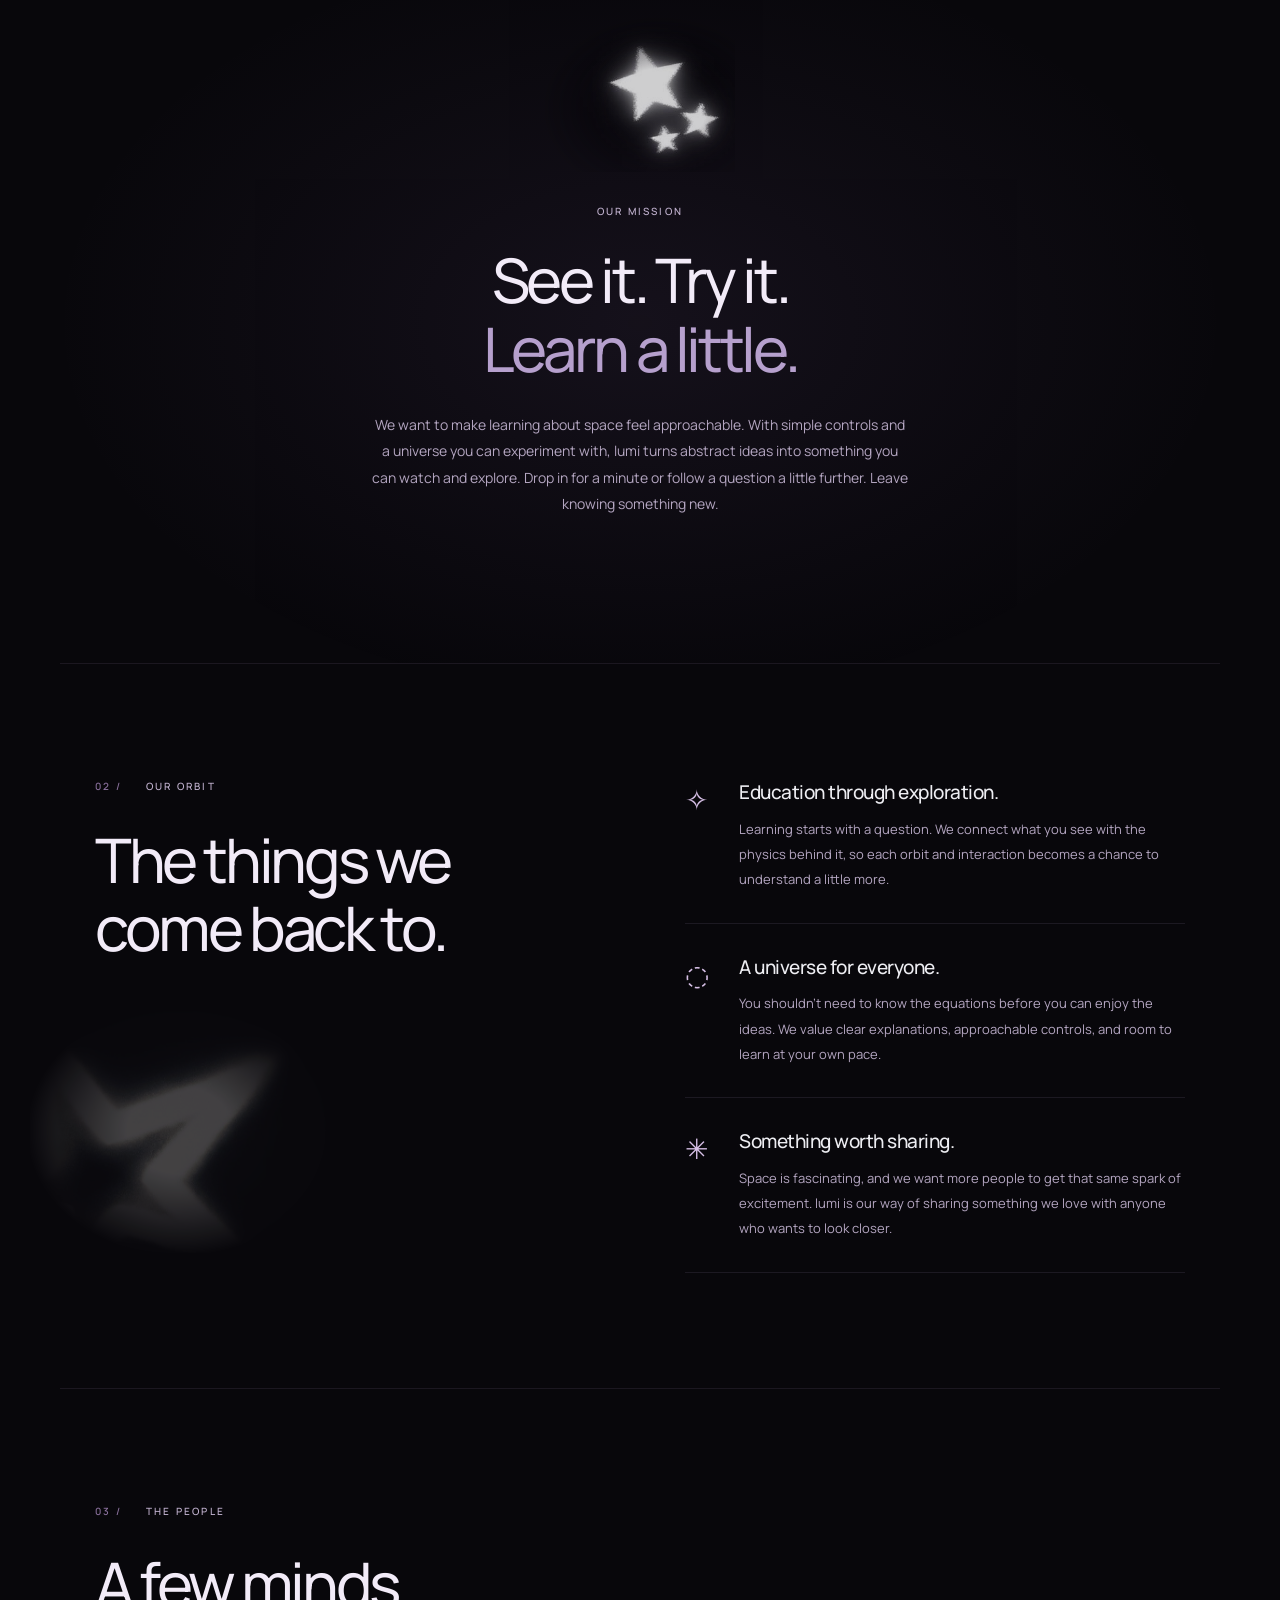
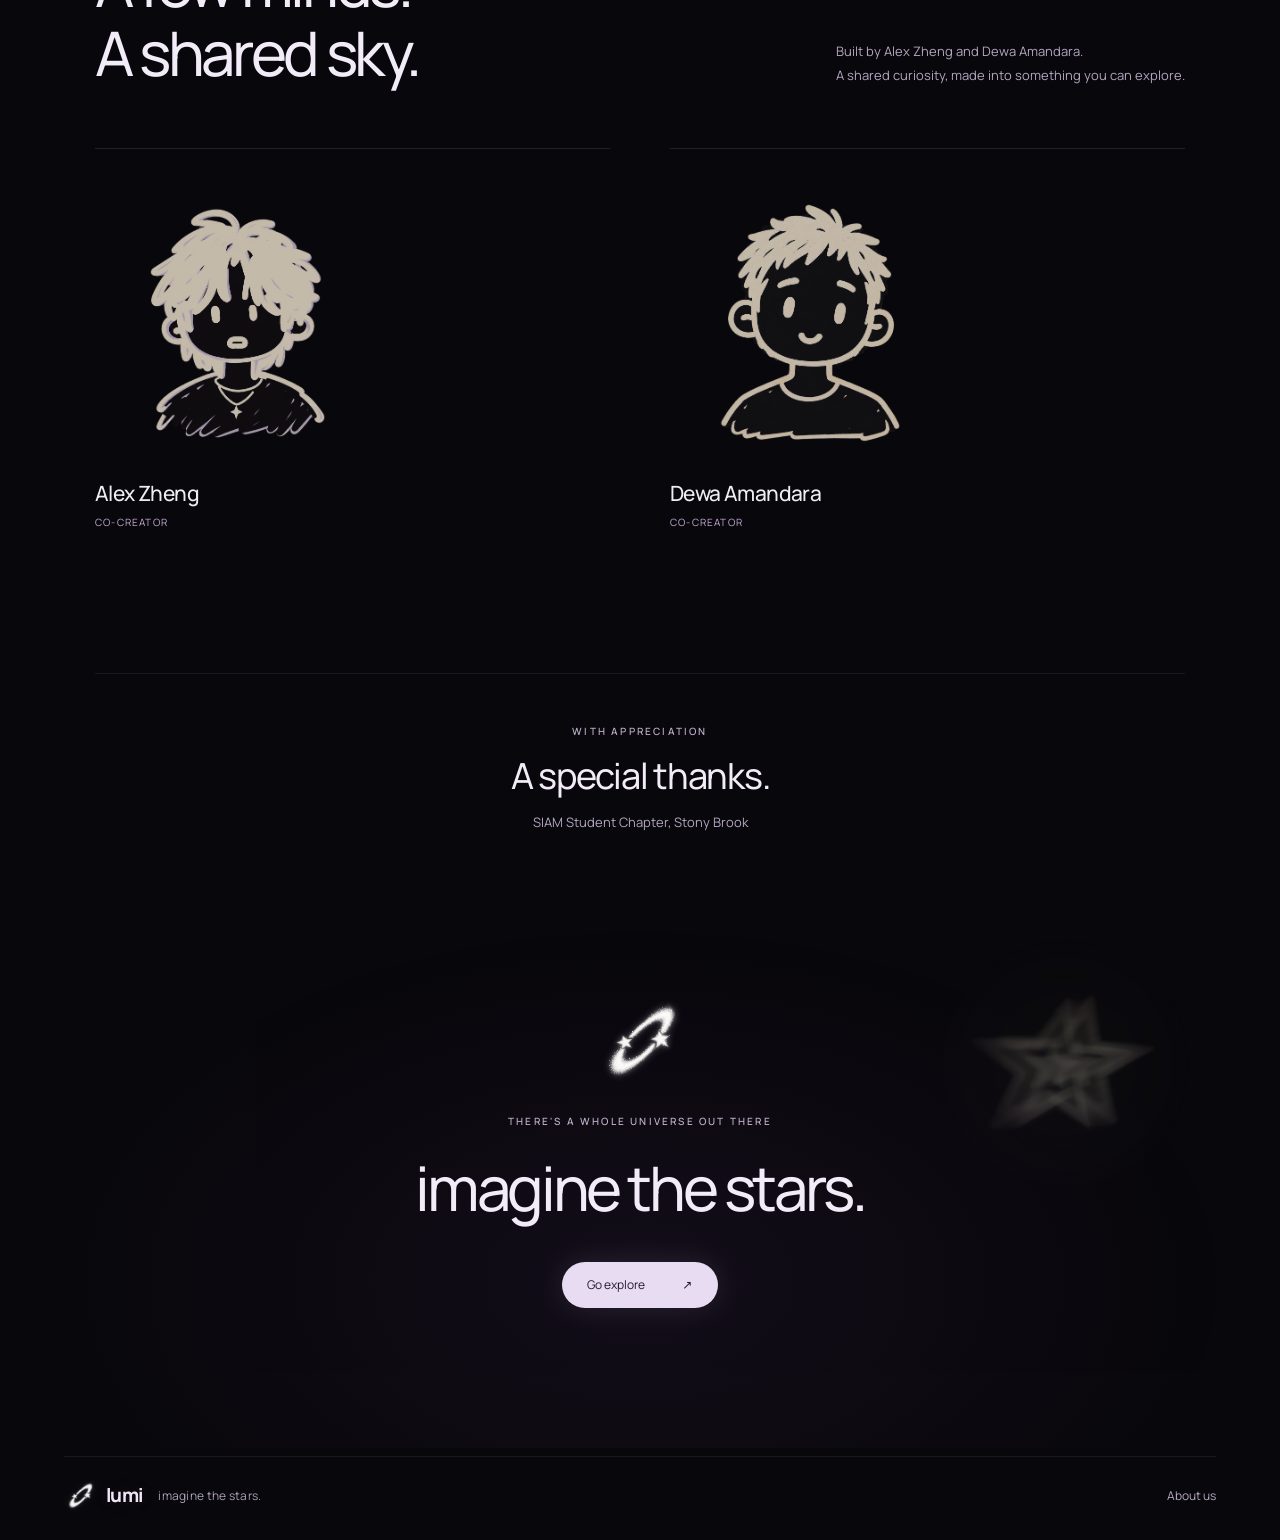
<file: about.html>
<!DOCTYPE html>
<html lang="en">
<head>
    <meta charset="UTF-8">
    <meta name="viewport" content="width=device-width, initial-scale=1.0">
    <meta name="theme-color" content="#08080c">
    <title>About us · lumi</title>
    <link rel="icon" type="image/png" href="assets/gravitylab-mark-soft.png">
    <link rel="stylesheet" href="style.css">
    <link rel="stylesheet" href="about.css">
    <script src="about.js" defer></script>
</head>
<body class="about-page">
    <header class="about-header">
        <a class="about-brand" href="index.html" aria-label="lumi home">
            <span class="logo" aria-hidden="true"></span><span>lumi</span>
        </a>
        <nav aria-label="Main navigation"><a href="index.html">Back to the universe <span aria-hidden="true">↗</span></a></nav>
    </header>
    <main class="about-main">
        <section class="about-hero" aria-labelledby="about-title">
            <div class="hero-dust" aria-hidden="true"></div>
            <div class="hero-mark" aria-hidden="true"></div>
            <p class="eyebrow">A little about lumi</p>
            <h1 id="about-title">A small spark.<br><span>An endless universe.</span></h1>
            <p class="hero-copy">For the curious minds, the quiet dreamers,<br>and everyone who has ever looked up.</p>
            <a class="scroll-invitation" href="#our-story">Meet the idea <span aria-hidden="true">↓</span></a>

        </section>
        <section class="story-section reveal" id="our-story" aria-labelledby="story-title">
            <p class="eyebrow"><span class="section-number">01 /</span> Our story</p>
            <div class="story-content">
                <h2 id="story-title">It starts with<br>a little <span>curiosity.</span></h2>
                <div class="prose">
                    <p>The stars are too cool to feel out of reach. We love the way a simple glance at the night sky can turn into a hundred questions: what keeps a planet in orbit? How do stars pull on one another? What happens when they get too close?</p>
                    <p>Astrophysics can get complicated quickly. We made lumi to offer an easier way in: a place to see ideas in motion, try things for yourself, and make sense of a little more of the universe. You don’t need a physics background. Just bring your curiosity.</p>
                </div>
            </div>
            <div class="story-orbit" aria-hidden="true"></div>
        </section>
        <section class="wonder-section reveal" aria-labelledby="wonder-title">
            <div class="mission-stars" aria-hidden="true"></div>
            <p class="eyebrow">Our mission</p>
            <h2 id="wonder-title">See it. Try it.<br><span>Learn a little.</span></h2>
            <p>We want to make learning about space feel approachable. With simple controls and a universe you can experiment with, lumi turns abstract ideas into something you can watch and explore. Drop in for a minute or follow a question a little further. Leave knowing something new.</p>
        </section>
        <section class="values-section" aria-labelledby="values-title">
            <div class="reveal"><p class="eyebrow"><span class="section-number">02 /</span> Our orbit</p><h2 id="values-title">The things we<br>come back to.</h2><div class="values-star" aria-hidden="true"></div></div>
            <div class="values-list">
                <article class="value-row reveal"><span aria-hidden="true">✧</span><div><h3>Education through exploration.</h3><p>Learning starts with a question. We connect what you see with the physics behind it, so each orbit and interaction becomes a chance to understand a little more.</p></div></article>
                <article class="value-row reveal"><span aria-hidden="true">◌</span><div><h3>A universe for everyone.</h3><p>You shouldn’t need to know the equations before you can enjoy the ideas. We value clear explanations, approachable controls, and room to learn at your own pace.</p></div></article>
                <article class="value-row reveal"><span aria-hidden="true">✳</span><div><h3>Something worth sharing.</h3><p>Space is fascinating, and we want more people to get that same spark of excitement. lumi is our way of sharing something we love with anyone who wants to look closer.</p></div></article>
            </div>
        </section>
        <section class="team-section" aria-labelledby="team-title">
            <div class="team-heading reveal"><div><p class="eyebrow"><span class="section-number">03 /</span> The people</p><h2 id="team-title">A few minds.<br>A shared sky.</h2></div><p>Built by Alex Zheng and Dewa Amandara.<br>A shared curiosity, made into something you can explore.</p></div>
            <div class="team-grid">
                <article class="team-member reveal"><img class="team-portrait" src="assets/team-alex-dark.png" alt="Hand-drawn portrait of Alex Zheng" width="1254" height="1254" loading="lazy"><h3>Alex Zheng</h3><p class="team-role">Co-creator</p></article>
                <article class="team-member reveal"><img class="team-portrait" src="assets/team-dewa-dark.png" alt="Hand-drawn portrait of Dewa Amandara with short hair" width="1254" height="1254" loading="lazy"><h3>Dewa Amandara</h3><p class="team-role">Co-creator</p></article>
            </div>
        </section>
        <section class="thanks-section reveal" aria-labelledby="thanks-title">
            <p class="eyebrow">With appreciation</p>
            <h2 id="thanks-title">A special thanks.</h2>
            <p>SIAM Student Chapter, Stony Brook</p>
        </section>
        <section class="about-closing reveal" aria-labelledby="closing-title">
            <div class="closing-star" aria-hidden="true"></div>
            <span class="logo" aria-hidden="true"></span>
            <p class="eyebrow">There's a whole universe out there</p>
            <h2 id="closing-title">imagine the stars.</h2>
            <a class="universe-link" href="index.html">Go explore <span aria-hidden="true">↗</span></a>
        </section>
    </main>
    <footer class="site-footer">
        <div class="footer-signature"><span class="logo" aria-hidden="true"></span><span class="footer-name">lumi</span><span class="footer-tagline">imagine the stars.</span></div>
        <nav class="footer-nav" aria-label="Footer"><a href="about.html" aria-current="page">About us</a></nav>
    </footer>
</body>
</html>
</file>
<file: style.css>
@font-face {
    font-family: "Manrope";
    src: url("assets/fonts/Manrope.ttf") format("truetype");
    font-weight: 200 800;
    font-style: normal;
    font-display: swap;
}

* {
    margin: 0;
    padding: 0;
    box-sizing: border-box;
}

:root {
    color-scheme: dark;
    --bg: #050507;
    --panel: #0c0c10;
    --panel-2: #15151b;
    --border: #2a2a34;
    --text: #ededf2;
    --muted: #a0a0af;
    --accent: #e4e1f5;
    --accent-strong: #dedbea;
    --danger: #933b49;
}

body {
    background: var(--bg);
    color: var(--text);
    font-family: "Manrope", system-ui, sans-serif;
    font-size: 14px;
    line-height: 1.45;
}

/* ---------- Header ---------- */

.topbar {
    display: flex;
    align-items: center;
    justify-content: space-between;
    gap: 16px;
    flex-wrap: wrap;
    padding: 14px 24px;
    background: var(--panel);
    border-bottom: 1px solid var(--border);
}

.brand {
    display: flex;
    align-items: center;
    gap: 12px;
}

.logo {
    width: 54px;
    height: 54px;
    flex-shrink: 0;
    background: url("assets/gravitylab-mark-soft.png") center / contain no-repeat;
    filter: drop-shadow(0 0 5px rgba(235, 229, 255, 0.12));
}

h1 {
    color: var(--accent);
    font-size: 22px;
    letter-spacing: 0.3px;
}

.brand p {
    color: var(--muted);
    font-size: 13px;
}

.header-actions {
    display: flex;
    align-items: center;
    gap: 12px;
    flex-wrap: wrap;
}

/* The Options button and its drop-down panel */
.options-menu {
    position: relative;
}

.options-panel {
    position: absolute;
    top: calc(100% + 8px);
    right: 0;
    z-index: 20;
    width: 290px;
    padding: 6px 14px 12px;
    background: var(--panel);
    border: 1px solid var(--border);
    border-radius: 12px;
    box-shadow: 0 12px 32px rgba(0, 0, 0, 0.5);
}

.options-panel fieldset {
    border: none;
    border-bottom: 1px solid var(--border);
    padding: 8px 0 10px;
    display: grid;
    gap: 7px;
}

.options-panel legend {
    float: left;
    width: 100%;
    margin-bottom: 6px;
    font-size: 12px;
    font-weight: 600;
    color: var(--accent);
    text-transform: uppercase;
    letter-spacing: 0.4px;
}

.options-panel label {
    display: flex;
    align-items: center;
    gap: 8px;
    cursor: pointer;
}

.options-footer {
    display: flex;
    align-items: center;
    justify-content: space-between;
    gap: 8px;
    padding-top: 10px;
    font-size: 12px;
}

.options-footer button {
    padding: 5px 10px;
    font-size: 12px;
}

.options-footer button.primary {
    min-width: 0;
    margin-left: 4px;
}

#optionsBtn[aria-expanded="true"] {
    border-color: var(--accent);
    background: rgba(206, 196, 244, 0.10);
}

.scenario-picker {
    display: flex;
    align-items: center;
    gap: 10px;
    color: var(--muted);
}

.scenario-picker select {
    min-width: 210px;
    font-size: 14px;
}

/* ---------- Layout ---------- */

.app-layout {
    display: grid;
    grid-template-columns: minmax(0, 1fr) 320px;
    gap: 18px;
    padding: 18px;
    align-items: start;
}

.universe-container {
    min-width: 0;
}

.canvas-wrap {
    position: relative;
}

canvas#universe {
    display: block;
    width: 100%;
    height: 72vh;
    min-height: 380px;
    background: #030305;
    border: 1px solid var(--border);
    border-radius: 12px;
    cursor: grab;
    touch-action: none;
}

/* Buttons to move the view, inside the View controls panel */
.nav-pad {
    display: grid;
    grid-template-columns: repeat(3, 30px) 44px;
    gap: 4px;
    justify-content: end;
    user-select: none;
    -webkit-user-select: none;
}

.nav-pad button {
    width: 30px;
    height: 30px;
    padding: 0;
    font-size: 14px;
    line-height: 1;
    touch-action: none;
}

.nav-pad button.lift {
    width: 44px;
    font-size: 12px;
}

.nav-pad button.held {
    background: rgba(206, 196, 244, 0.20);
    border-color: var(--accent);
}

.plane-height {
    align-self: center;
    text-align: center;
    font-size: 11px;
    color: var(--muted);
    font-variant-numeric: tabular-nums;
    white-space: nowrap;
    overflow: hidden;
}

/* Labels, arrows and rings, drawn flat on top of the 3D view */
canvas#overlay {
    position: absolute;
    top: 1px;
    left: 1px;
    width: calc(100% - 2px);
    height: calc(100% - 2px);
    border-radius: 11px;
    pointer-events: none;
}

.hud {
    position: absolute;
    top: 10px;
    left: 12px;
    font-size: 12px;
    color: var(--muted);
    font-variant-numeric: tabular-nums;
    pointer-events: none;
    background: rgba(3, 3, 5, 0.75);
    padding: 4px 8px;
    border-radius: 6px;
}

/* "Undone: ..." message in the middle of the canvas */
.toast {
    position: absolute;
    top: 40%;
    left: 50%;
    transform: translate(-50%, -50%);
    padding: 7px 14px;
    border-radius: 999px;
    background: rgba(12, 12, 17, 0.95);
    border: 1px solid var(--accent);
    font-size: 13px;
    pointer-events: none;
    opacity: 0;
    transition: opacity 0.25s;
}

.toast.visible {
    opacity: 1;
}

/* ---------- Panels on the canvas (Scenario, View controls) ---------- */

.canvas-panel {
    position: absolute;
    right: 12px;
    display: flex;
    flex-direction: column;
    align-items: flex-end;
    gap: 6px;
    max-width: 320px;
}

.scenario-panel {
    top: 10px;
}

/* The controls sit at the bottom, so their tab is at the bottom and the panel opens upward */
.controls-panel {
    bottom: 10px;
    flex-direction: column-reverse;
}

.canvas-panel-tab {
    display: flex;
    align-items: center;
    gap: 6px;
    padding: 5px 11px;
    font-size: 12px;
    border-radius: 999px;
    background: rgba(12, 12, 17, 0.92);
    max-width: 100%;
}

.canvas-panel-tab .panel-icon {
    color: var(--accent);
    font-size: 13px;
}

.canvas-panel-tab .chevron {
    color: var(--muted);
    font-size: 10px;
}

.tool-badge {
    color: #fde68a;
}

.canvas-panel-body {
    background: rgba(12, 12, 17, 0.92);
    border: 1px solid var(--border);
    border-radius: 10px;
    padding: 8px 10px;
}

.canvas-panel.collapsed .canvas-panel-body {
    display: none;
}

.scenario-panel .canvas-panel-body {
    font-size: 12px;
    color: #cbd5e1;
}

.canvas-hint {
    max-width: 290px;
    margin-bottom: 8px;
    font-size: 12px;
    color: var(--muted);
}

.canvas-hint b {
    color: var(--text);
    font-weight: 600;
}

/* ---------- Controls ---------- */

.simulation-controls,
.brush-bar {
    display: flex;
    flex-wrap: wrap;
    align-items: center;
    gap: 10px;
    padding-top: 12px;
}

button {
    background: var(--panel-2);
    color: var(--text);
    border: 1px solid var(--border);
    border-radius: 7px;
    padding: 8px 13px;
    font: inherit;
    cursor: pointer;
    transition: background 0.15s, border-color 0.15s;
}

button:hover {
    background: #202028;
    border-color: #494955;
}

button:disabled {
    opacity: 0.45;
    cursor: default;
}

button:disabled:hover {
    background: var(--panel-2);
    border-color: var(--border);
}

button.primary {
    background: var(--accent-strong);
    border-color: var(--accent-strong);
    min-width: 76px;
}

button.primary:hover {
    background: #f4f1ff;
}

button.danger {
    background: var(--danger);
    border-color: var(--danger);
}

button.danger:hover {
    background: #ab4657;
}

label.inline {
    display: flex;
    align-items: center;
    gap: 8px;
    color: var(--muted);
}

#speedValue {
    color: var(--text);
    min-width: 34px;
    font-variant-numeric: tabular-nums;
}

select,
input[type="number"] {
    background: var(--panel-2);
    border: 1px solid #353540;
    border-radius: 7px;
    color: var(--text);
    padding: 7px 8px;
    font: inherit;
}

input[type="range"] {
    accent-color: var(--accent);
}

.brush-label {
    color: var(--muted);
}

.brush {
    display: flex;
    align-items: center;
    gap: 7px;
}

.brush.active {
    border-color: var(--accent);
    background: rgba(206, 196, 244, 0.10);
}

.brush-divider {
    width: 1px;
    height: 24px;
    background: var(--border);
}

.cursor-icon {
    color: var(--text);
}

kbd {
    font-size: 10px;
    color: var(--muted);
    border: 1px solid var(--border);
    border-radius: 4px;
    padding: 0 4px;
}

.swatch {
    width: 12px;
    height: 12px;
    border-radius: 50%;
    display: inline-block;
}

.swatch.planet { background: #38bdf8; }
.swatch.star { background: #fbbf24; box-shadow: 0 0 6px #fbbf24; }
.swatch.moon { background: #cbd5e1; width: 8px; height: 8px; }
.swatch.blackhole { background: #000; box-shadow: 0 0 0 2px #f97316; }
.swatch.asteroid { background: #9ca3af; width: 9px; height: 9px; border-radius: 35% 50% 40% 55%; }
.swatch.comet { background: #bae6fd; box-shadow: -5px 2px 6px #7dd3fc; width: 8px; height: 8px; }
.swatch.neutronstar { background: #ede9fe; box-shadow: 0 0 6px #a78bfa; width: 7px; height: 7px; }

/* ---------- Side panel ---------- */

.control-panel {
    background: var(--panel);
    border: 1px solid var(--border);
    border-radius: 12px;
    padding: 4px 18px;
    max-height: calc(72vh + 110px);
    overflow-y: auto;
}

/* Tabs at the top of the side panel */
.panel-tabs {
    position: sticky;
    top: -4px;
    z-index: 1;
    display: grid;
    grid-template-columns: 1fr 1fr;
    gap: 6px;
    margin: 0 -18px;
    padding: 12px 18px 10px;
    background: var(--panel);
    border-bottom: 1px solid var(--border);
}

.panel-tab.active {
    border-color: var(--accent);
    background: rgba(206, 196, 244, 0.10);
}

.link-button {
    display: block;
    width: 100%;
    margin-top: 10px;
    background: transparent;
    border-style: dashed;
    color: var(--accent);
}

.panel-section {
    padding: 14px 0;
    border-bottom: 1px solid var(--border);
}

.panel-section:last-child {
    border-bottom: none;
}

/* Side panel sections that fold away when you click their title */
.foldable > summary {
    list-style: none;
    cursor: pointer;
    display: flex;
    align-items: center;
    justify-content: space-between;
}

.foldable > summary::-webkit-details-marker {
    display: none;
}

.foldable > summary::after {
    content: "\25BE"; /* ▾ */
    color: var(--muted);
    font-size: 12px;
    transition: transform 0.15s;
}

.foldable:not([open]) > summary::after {
    transform: rotate(-90deg);
}

.foldable:not([open]) > summary h2 {
    margin-bottom: 0;
}

.control-panel h2 {
    font-size: 15px;
    margin-bottom: 10px;
    display: flex;
    align-items: center;
    gap: 8px;
}

.count {
    font-size: 12px;
    color: var(--muted);
    font-weight: normal;
}

.field {
    display: block;
    margin: 10px 0;
    color: var(--muted);
}

.field > select,
.field > input[type="range"],
.field > input[type="number"] {
    display: block;
    width: 100%;
    margin-top: 6px;
}

/* Slider with a number box beside it for exact values */
.slider-row {
    display: flex;
    align-items: center;
    gap: 10px;
    margin-top: 6px;
}

.slider-row input[type="range"] {
    flex: 1;
    min-width: 0;
}

.slider-row input[type="number"] {
    width: 92px;
    flex-shrink: 0;
    padding: 5px 7px;
    font-variant-numeric: tabular-nums;
}

.value {
    color: var(--text);
    float: right;
    font-variant-numeric: tabular-nums;
}

.range-ends {
    display: flex;
    justify-content: space-between;
    font-size: 11px;
    color: #64748b;
    margin-top: 2px;
}

.solver-stats {
    font-size: 12px;
    color: var(--muted);
    background: var(--panel-2);
    border-radius: 7px;
    padding: 7px 9px;
    margin: 4px 0 12px;
    font-variant-numeric: tabular-nums;
}

.solver-stats b {
    color: var(--text);
}

.solver-stats .speedup {
    color: #4ade80;
}

.solver-stats .warning {
    color: #facc15;
}

.body-item.more {
    cursor: default;
    color: var(--muted);
    font-size: 12px;
    background: transparent;
    border: 1px dashed var(--border);
}

.body-item.more:hover {
    background: transparent;
}

.legend-note {
    margin-top: 8px;
    font-size: 12px;
    color: var(--muted);
}

.dot {
    display: inline-block;
    width: 9px;
    height: 9px;
    border-radius: 50%;
    margin: 0 4px 0 6px;
}

#energyChart {
    display: block;
    width: 100%;
    height: 130px;
    background: #08080c;
    border: 1px solid var(--border);
    border-radius: 8px;
}

.energy-legend {
    display: flex;
    gap: 14px;
    font-size: 12px;
    color: var(--muted);
    margin-top: 8px;
}

.energy-legend i {
    display: inline-block;
    width: 12px;
    height: 3px;
    border-radius: 2px;
    vertical-align: middle;
    margin-right: 5px;
}

.drift {
    margin-top: 6px;
    color: var(--muted);
}

.drift b {
    font-variant-numeric: tabular-nums;
    color: #4ade80;
}

.drift b.bad {
    color: #f87171;
}

#bodyList {
    max-height: 190px;
    overflow-y: auto;
}

.body-item {
    display: flex;
    align-items: center;
    gap: 9px;
    padding: 7px 9px;
    margin: 4px 0;
    background: var(--panel-2);
    border: 1px solid transparent;
    border-radius: 7px;
    cursor: pointer;
}

.body-item .mass {
    margin-left: auto;
    color: var(--muted);
    font-size: 12px;
    font-variant-numeric: tabular-nums;
}

.body-item:hover {
    background: #202028;
}

.body-item.selected {
    border-color: var(--accent);
    background: #25232e;
}

.body-dot {
    width: 10px;
    height: 10px;
    border-radius: 50%;
    flex-shrink: 0;
}

.muted {
    color: var(--muted);
}

.small {
    font-size: 12px;
    margin-bottom: 10px;
}

#selectedBodyName:not(.muted) {
    font-weight: 600;
    font-size: 15px;
}

.two-col {
    display: grid;
    grid-template-columns: 1fr 1fr;
    gap: 10px;
}

.two-col label.field {
    margin: 6px 0;
}

.three-col {
    display: grid;
    grid-template-columns: 1fr 1fr 1fr;
    gap: 8px;
}

.three-col label.field {
    margin: 6px 0;
    font-size: 13px;
}

.three-col input[type="number"] {
    padding: 6px 6px;
}

.explainer a {
    color: var(--accent);
}

.hidden {
    display: none !important;
}

/* ---------- Equations tab ---------- */

.eq-card {
    background: var(--panel-2);
    border: 1px solid var(--border);
    border-radius: 9px;
    padding: 10px 12px;
    margin: 10px 0;
}

.eq-card h3 {
    font-size: 13px;
    color: var(--accent);
    margin-bottom: 6px;
}

/* The equation itself, in maths-style lettering */
.eq {
    margin: 6px 0;
    font-family: "Cambria Math", "STIX Two Math", "Times New Roman", serif;
    font-size: 17px;
    color: #fde68a;
}

/* A fraction: top over bottom with a line between */
.frac {
    display: inline-flex;
    flex-direction: column;
    vertical-align: middle;
    text-align: center;
    line-height: 1.25;
    margin: 0 2px;
}

.frac > span + span {
    border-top: 1px solid currentColor;
}

/* The same equation with this moment's numbers put in */
.eq-sub {
    margin: 4px 0;
    font-size: 13px;
    font-variant-numeric: tabular-nums;
}

.eq-sub .frac {
    font-size: 12px;
}

.eq-sub b,
.eq-row b {
    color: #fff;
    font-weight: 600;
}

.eq-sub b.result {
    color: #4ade80;
}

.eq-row {
    display: flex;
    justify-content: space-between;
    gap: 10px;
    font-size: 13px;
    margin: 3px 0;
    font-variant-numeric: tabular-nums;
}

.eq-row span:first-child {
    color: var(--muted);
}

.eq-note {
    font-size: 12px;
    color: var(--muted);
    margin-top: 6px;
}

.orbit-status {
    display: inline-block;
    margin-top: 6px;
    padding: 2px 9px;
    border-radius: 999px;
    font-size: 12px;
    font-weight: 600;
    background: rgba(74, 222, 128, 0.15);
    color: #4ade80;
}

.orbit-status.escaping {
    background: rgba(248, 113, 113, 0.15);
    color: #f87171;
}

/* ---------- Explainer ---------- */

.explainer summary {
    font-size: 15px;
    font-weight: 700;
    cursor: pointer;
    color: var(--accent);
}

.explainer h3 {
    font-size: 13px;
    margin: 14px 0 4px;
}

.explainer p {
    color: #b8c4d6;
    margin-bottom: 6px;
}

.explainer code {
    background: var(--panel-2);
    padding: 1px 5px;
    border-radius: 4px;
    font-size: 12px;
    color: #fde68a;
}

/* ---------- Small screens ---------- */

@media (max-width: 900px) {
    .app-layout {
        grid-template-columns: 1fr;
    }

    .options-panel {
        position: fixed;
        top: 12px;
        left: 12px;
        right: 12px;
        width: auto;
        max-height: 70vh;
        overflow-y: auto;
    }

    .control-panel {
        max-height: none;
    }

    /* Below the readout in the top-left corner, which is wider on a phone */
    .scenario-panel {
        top: 34px;
    }

    .canvas-panel {
        right: 8px;
        max-width: calc(100% - 16px);
    }
}

/* ---------- Starlight interface ---------- */
:root {
    --bg: #060608;
    --panel: #0d0c11;
    --panel-2: #15131c;
    --border: #2a2732;
    --muted: #aaa5b8;
    --accent: #e9dff9;
}
body {
    min-height: 100vh;
    background: radial-gradient(ellipse at 15% 0%, #21192c55, transparent 48%), var(--bg);
    font-size: 13px;
    -webkit-font-smoothing: antialiased;
}
.topbar {
    padding: 20px 30px;
    background: linear-gradient(110deg, #14101b80, #08080c66 65%);
    border-bottom-color: #ffffff0d;
}
.brand { gap: 14px; }
.logo { width: 58px; height: 58px; }
h1 {
    font-family: "Manrope", system-ui, sans-serif;
    font-style: normal;
    font-size: 32px;
    font-weight: 750;
    line-height: 1.15;
    letter-spacing: -1.2px;
    color: #f4effb;
    text-shadow: 0 0 24px #e2caff26;
}
.brand p { font-size: 11px; letter-spacing: .35px; color: #a49bad; }
.header-actions { gap: 24px; }
.scenario-picker label, .brush-label {
    font-size: 10px;
    font-weight: 600;
    text-transform: uppercase;
    letter-spacing: 1.5px;
}
.scenario-picker { gap: 16px; }
.scenario-picker select {
    background-color: transparent;
    border-width: 0 0 1px;
    border-radius: 0;
    padding: 10px 24px 10px 0;
    font-size: 13px;
}
.app-layout {
    grid-template-columns: minmax(0, 1fr) 310px;
    padding: 22px 26px;
    gap: 28px;
}
canvas#universe {
    border-radius: 3px;
    border-color: #ffffff14;
    box-shadow: 0 0 50px #b49bd408;
}
canvas#overlay { border-radius: 2px; }
.hud {
    background: transparent;
    color: #aca3bd;
    font-family: ui-monospace, SFMono-Regular, Consolas, monospace;
    font-size: 10px;
    letter-spacing: .25px;
    padding: 6px;
}
button {
    background: transparent;
    border-color: transparent;
    border-radius: 4px;
    padding: 9px 11px;
    font-size: 12px;
    font-weight: 500;
    color: #c8c1d4;
    transition: color .18s, background .18s, border-color .18s, box-shadow .18s;
}
button:hover { background: #e7d5ff0b; border-color: #e7d5ff1c; color: #fff; }
button:disabled:hover { background: transparent; border-color: transparent; }
button.primary {
    background: #e5dced;
    color: #21172c;
    border-color: #f5edff;
    border-radius: 999px;
    box-shadow: 0 0 19px #dfc4ff20;
    font-weight: 700;
    padding-inline: 20px;
}
button.primary:hover { background: #f6edff; box-shadow: 0 0 25px #dfc4ff35; }
button.danger { color: #ffc0cc; background: #68263844; border-color: #bd5b6b55; }
button.danger:hover { background: #933b4955; }
button:focus-visible, select:focus-visible, input:focus-visible,
summary:focus-visible, a:focus-visible { outline: 2px solid #cdb4ee; outline-offset: 3px; }
#optionsBtn { border: 1px solid #d9c6ef33; border-radius: 999px; padding: 9px 17px; }
#optionsBtn[aria-expanded="true"] { background: #dac0ff15; border-color: #c7b3dd; }
.simulation-controls {
    padding: 15px 0;
    gap: 5px 8px;
    border-bottom: 1px solid #ffffff10;
}
.simulation-controls label.inline { margin-left: 10px; font-size: 11px; }
.simulation-controls select { max-width: 180px; }
input[type="range"] { height: 3px; accent-color: #cbb8e1; cursor: pointer; margin-block: 10px; }
input[type="checkbox"] { accent-color: #cbb8e1; }
select, input[type="number"] {
    border-color: #bfa6db26;
    background-color: #ffffff04;
    border-radius: 3px;
    padding: 9px 8px;
    font-size: 12px;
}
select:hover, input[type="number"]:hover { border-color: #bfa6db66; }
select option { background: #15111d; color: #eee7f7; }
.brush-bar { gap: 5px; padding-top: 14px; }
.brush-label { margin-right: 8px; }
.brush { padding: 9px 10px; border-radius: 2px; border-bottom: 1px solid transparent; }
.brush.active {
    border-color: transparent transparent #e0caef;
    background: linear-gradient(0deg, #d5b7ff13, transparent);
    color: #f5eaff;
    box-shadow: none;
}
kbd { border: 0; background: #ffffff06; color: #90869f; padding: 1px 4px; font-size: 9px; }
.brush-divider { margin: 0 8px; height: 18px; }
.control-panel {
    background: linear-gradient(150deg, #16101d44, transparent 65%);
    border: 0;
    border-left: 1px solid #ffffff12;
    border-radius: 0;
    box-shadow: none;
    padding: 0 0 0 22px;
    max-height: calc(72vh + 155px);
}
.panel-tabs {
    top: 0;
    margin: 0;
    padding: 0;
    background: #0c0a10;
    gap: 24px;
    display: flex;
    border-bottom: 1px solid #ffffff13;
}
.panel-tab { border-radius: 0; padding: 11px 0 14px; border: 0; border-bottom: 1px solid transparent; color: #8f839e; }
.panel-tab.active {
    border-color: #e7cfff;
    background: transparent;
    box-shadow: none;
    color: #f3eafa;
}
.panel-tab:hover { background: transparent; color: #eee0fc; }
.panel-section { padding: 22px 0; border-bottom-color: #ffffff10; }
.control-panel h2, .explainer summary {
    font-size: 10px;
    font-weight: 650;
    letter-spacing: 1.65px;
    text-transform: uppercase;
    color: #c3b5d1;
    margin-bottom: 15px;
}
.foldable > summary::after { font-size: 9px; color: #82738f; }
#energyChart { background: transparent; border-width: 0 0 1px; border-radius: 0; }
.energy-legend { font-size: 10px; gap: 16px; }
.drift { font-size: 11px; margin-top: 10px; }
.field { font-size: 11px; margin: 15px 0; }
.range-ends { color: #9a8da8; font-size: 10px; }
.body-item {
    border: 0;
    border-bottom: 1px solid #ffffff08;
    background: transparent;
    border-radius: 0;
    padding: 10px 8px;
    margin: 0;
    font-size: 12px;
}
.body-item:hover { background: #d8b5ff09; }
.body-item.selected { background: #d8b5ff0d; box-shadow: inset 2px 0 #dec2f4; }
.body-item .mass { font-size: 10px; }
.body-dot { width: 7px; height: 7px; }
.solver-stats {
    background: transparent;
    border-left: 1px solid #bba0d255;
    border-radius: 0;
    padding: 4px 10px;
    font-size: 10px;
    line-height: 1.7;
}
.canvas-panel-tab {
    border: 1px solid #dfc3ff22;
    background: #0e0a13b8;
    backdrop-filter: blur(14px);
    font-size: 10px;
    letter-spacing: .25px;
    padding: 7px 12px;
}
.canvas-panel-body {
    border: 0;
    border-right: 1px solid #e0c8ff33;
    border-radius: 0;
    background: #0e0b13b8;
    backdrop-filter: blur(14px);
    padding: 10px 12px;
}
.scenario-panel .canvas-panel-body, .canvas-hint { font-size: 11px; line-height: 1.65; color: #b6a9c4; }
.nav-pad button { border: 1px solid #ffffff0d; border-radius: 3px; background: #ffffff03; }
.tool-badge, .eq, .explainer code { color: #e4cef5; }
.options-panel {
    width: 330px;
    background: #110d18f5;
    backdrop-filter: blur(24px);
    border-color: #d8b9f033;
    border-radius: 6px;
    box-shadow: 0 20px 70px #000b, 0 0 35px #b587de0a;
    padding: 10px 18px 18px;
}
.options-panel fieldset { padding: 12px 0 16px; gap: 10px; }
.options-panel legend { font-size: 10px; letter-spacing: 1.5px; }
.options-panel label { font-size: 12px; }
.options-footer { flex-wrap: wrap; gap: 12px; font-size: 10px; }
.eq-card { border: 0; border-top: 1px solid #d7b9f52b; background: transparent; border-radius: 0; padding: 16px 0; margin: 12px 0; }
.eq-card h3 { font-size: 11px; font-weight: 600; letter-spacing: .3px; }
.link-button { border: 0; border-bottom: 1px solid #b89bce44; border-radius: 0; text-align: left; padding: 12px 0; font-size: 11px; }
.explainer p { color: #b2a6bf; font-size: 12px; line-height: 1.8; }
.toast { background: #181020ed; border-color: #e0c7f855; box-shadow: 0 0 25px #d7b1ff11; }
* { scrollbar-width: thin; scrollbar-color: #3a3046 transparent; }
@media (max-width: 1100px) {
    .app-layout { padding: 18px; gap: 20px; grid-template-columns: minmax(0, 1fr) 290px; }
    .control-panel { padding-left: 18px; }
}
@media (max-width: 900px) {
    .app-layout { grid-template-columns: 1fr; }
    .control-panel { max-height: none; border-left: 0; border-top: 1px solid #ffffff18; padding: 0; }
    .options-panel { width: auto; }
}
@media (max-width: 540px) {
    .topbar { padding: 15px 16px; gap: 18px; }
    .brand { gap: 10px; }
    .logo { width: 50px; height: 50px; }
    h1 { font-size: 29px; }
    .brand p { font-size: 10px; }
    .header-actions { width: 100%; gap: 12px; }
    .scenario-picker { flex: 1; min-width: 0; gap: 10px; }
    .scenario-picker select { min-width: 0; width: 100%; font-size: 12px; }
    .scenario-picker label { font-size: 9px; letter-spacing: 1px; }
    #optionsBtn { padding: 8px 12px; }
    .app-layout { padding: 12px; gap: 22px; }
    .simulation-controls { gap: 4px; }
    .simulation-controls label.inline { margin-left: 5px; }
    .brush { padding: 9px 8px; }
    .canvas-panel { max-width: calc(100% - 20px); }
}
@media (prefers-reduced-motion: reduce) {
    button, .toast, .foldable > summary::after { transition: none; }
}

/* A quiet signature beneath the workspace. */
.site-footer {
    margin: 8px 26px 0;
    padding: 22px 0 28px;
    border-top: 1px solid #ffffff10;
}
.footer-signature {
    display: flex;
    align-items: center;
    justify-content: center;
    gap: 10px;
}
.site-footer .logo { width: 32px; height: 32px; }
.footer-name {
    color: #eee6f6;
    font-size: 19px;
    font-weight: 750;
    letter-spacing: -.7px;
    text-shadow: 0 0 20px #e2caff26;
}
.footer-tagline {
    margin-left: 6px;
    color: #aaa0b6;
    font-size: 12px;
    letter-spacing: .3px;
}
@media (max-width: 540px) {
    .site-footer { margin-inline: 12px; padding-block: 18px 24px; }
    .footer-tagline { font-size: 11px; }
}

.site-footer { display: flex; align-items: center; justify-content: space-between; gap: 20px; flex-wrap: wrap; }
.footer-nav a { color: #b7aac6; text-decoration: none; font-size: 12px; padding: 8px 0; display: inline-block; }
.footer-nav a:hover { color: #f4e8ff; }
.footer-nav a span { margin-left: 8px; }
@media (max-width: 540px) {
    .site-footer { justify-content: center; gap: 10px 28px; }
}
/* ---------- Field guide ---------- */
.panel-tabs { gap: 0; justify-content: space-between; }
.panel-tab { white-space: nowrap; font-size: 11px; }
.help-intro { padding: 26px 0 22px; }
.help-eyebrow { color: #a78bbd; font-size: 9px; text-transform: uppercase; letter-spacing: 1.7px; margin-bottom: 14px; }
.control-panel .help-intro h2 { font-size: 23px; line-height: 1.3; text-transform: none; letter-spacing: -.8px; font-weight: 450; color: #ede1f6; }
.help-page p, .help-page li { font-size: 12px; line-height: 1.8; color: #bcb0c8; }
.help-page b { color: #eee4f6; font-weight: 600; }
.help-topic { padding: 18px 0; border-top: 1px solid #dfc5ff18; }
.help-topic > summary { display: flex; align-items: baseline; gap: 12px; list-style: none; cursor: pointer; color: #9f87b4; font-size: 10px; }
.help-topic > summary::-webkit-details-marker { display: none; }
.help-topic > summary span { flex: 1; color: #e2d5ed; font-size: 12px; font-weight: 550; }
.help-topic > summary::after { content: '+'; font-size: 16px; color: #bca1d0; }
.help-topic[open] > summary::after { content: '−'; }
.help-topic > summary:hover span { color: #fff; }
.help-topic ol, .help-topic ul { padding-left: 19px; margin: 14px 0; }
.help-topic li { padding-left: 3px; margin-bottom: 10px; }
.help-topic > p { margin-top: 13px; }
.help-tip { border-left: 1px solid #c4a4de66; padding-left: 12px; }
.help-figure { margin: 18px 0; }
.help-figure img { width: 100%; height: auto; display: block; border: 1px solid #ffffff16; border-radius: 2px; }
.help-figure a { display: block; }
.help-figure figcaption { color: #9988a9; font-size: 10px; line-height: 1.6; margin-top: 8px; }
.help-demo-button { border: 1px solid #b895d13b; margin-top: 9px; font-size: 10px; padding: 7px 10px; }
.help-page kbd { font-size: 10px; color: #d0bfde; background: #ffffff09; }

.help-page { padding-right: 10px; }
.panel-tabs { padding-right: 8px; }
</file>
<file: about.css>
.about-page { background: #08070b; }
.about-header { display: flex; align-items: center; justify-content: space-between; padding: 20px 5vw; border-bottom: 1px solid #ffffff0b; }
.about-brand { display: flex; align-items: center; gap: 12px; color: #f2e9fb; text-decoration: none; font-size: 30px; font-weight: 750; letter-spacing: -1.2px; }
.about-brand .logo { width: 48px; height: 48px; }
.about-header nav a { color: #c1b5cd; text-decoration: none; font-size: 12px; }
.about-header nav a span { margin-left: 14px; }
.about-header a:hover { color: #fff; }
.about-main { overflow: hidden; }
.about-main h1, .about-main h2 { font-family: "Manrope", sans-serif; font-style: normal; font-weight: 450; letter-spacing: -.055em; line-height: 1.12; }
.about-main h2 { font-size: clamp(34px, 4.8vw, 62px); color: #f2ebf8; }
.about-main h2 span, .about-hero h1 span { color: #b6a0cd; }
.eyebrow { color: #bfb0cd; font-size: 10px; font-weight: 550; letter-spacing: 2.2px; text-transform: uppercase; }
.about-hero { position: relative; isolation: isolate; min-height: 760px; min-height: min(850px, 91svh); padding: 150px 7vw 65px; display: flex; flex-direction: column; justify-content: center; }
.about-hero h1 { font-size: clamp(45px, 6.8vw, 94px); margin: 28px 0; max-width: 1000px; text-shadow: 0 0 40px #e3b6ff12; }
.hero-copy { color: #aca0b9; font-size: 15px; line-height: 1.9; }
.hero-mark { position: absolute; z-index: -1; right: -9%; top: 2%; width: 65vw; height: 100%; background: url("assets/gravitylab-mark-soft.png") center / contain no-repeat; opacity: .1; filter: blur(2px); transform: rotate(-13deg); mask-image: linear-gradient(90deg, transparent, #000 50%); }
.hero-dust { position: absolute; inset: 0; z-index: -2; background: radial-gradient(ellipse at 72% 47%, #79529f20, transparent 60%), radial-gradient(circle at 18% 25%, #dac5efaa 0 .6px, transparent 1px), radial-gradient(circle at 80% 78%, #dac5ef88 0 1px, transparent 1.4px), radial-gradient(circle at 55% 15%, #dac5ef66 0 .6px, transparent 1px); }
.scroll-invitation { margin-top: 55px; color: #c1b2cd; font-size: 11px; text-decoration: none; letter-spacing: .4px; align-self: flex-start; padding-block: 10px; }
.scroll-invitation span { margin-left: 28px; }
.template-note { margin-top: 30px; color: #9787a5; font-size: 10px; letter-spacing: .5px; }
.story-section, .values-section, .team-section { max-width: 1160px; margin: auto; padding: 115px 35px; border-top: 1px solid #dfc5ff16; }
.section-number { color: #8c729f; margin-right: 20px; }
.story-content { display: grid; grid-template-columns: 1fr 1fr; gap: 80px; margin-top: 40px; }
.prose { padding-top: 5px; }
.prose p, .value-row p, .team-member > p { color: #b4a6c1; font-size: 14px; line-height: 1.95; }
.prose p + p { margin-top: 22px; }
.wonder-section { text-align: center; padding: 110px 25px 145px; background: radial-gradient(ellipse at 50% 55%, #9673b718, transparent 65%); }
.wonder-star { color: #eee0ff; font-size: 60px; display: block; margin-bottom: 22px; text-shadow: 0 0 25px #e4c6ff80; }
.wonder-section h2 { margin: 28px 0; }
.wonder-section > p:last-child { color: #b4a6c1; font-size: 14px; line-height: 1.9; max-width: 440px; margin: auto; }
.values-section { display: grid; grid-template-columns: 1fr 1fr; gap: 90px; }
.values-section h2 { margin-top: 32px; }
.value-row { display: flex; gap: 24px; padding: 30px 0; border-bottom: 1px solid #dfc5ff18; }
.value-row:first-child { padding-top: 0; }
.value-row > span { font-size: 28px; color: #d6bfe6; width: 30px; flex-shrink: 0; }
.value-row h3 { font-size: 19px; font-weight: 500; letter-spacing: -.5px; margin-bottom: 10px; }
.value-row p { font-size: 13px; }
.team-heading { display: flex; align-items: end; justify-content: space-between; gap: 30px; }
.team-heading h2 { margin-top: 32px; }
.team-heading > p { color: #b4a6c1; font-size: 13px; line-height: 1.9; }
.team-grid { display: grid; grid-template-columns: 1fr 1fr; gap: 60px; margin-top: 60px; }
.portrait-placeholder { aspect-ratio: 1.15; display: flex; flex-direction: column; align-items: center; justify-content: center; gap: 12px; background: radial-gradient(ellipse at 50% 70%, #b492cb22, transparent 65%), #100d15; border-bottom: 1px solid #bca0d02b; }
.portrait-placeholder span:first-child { font-size: 56px; color: #a790bb55; font-weight: 300; letter-spacing: -3px; }
.portrait-placeholder span:last-child { font-size: 9px; text-transform: uppercase; letter-spacing: 2px; color: #a08aaf; }
.portrait-two { background: radial-gradient(ellipse at 50% 30%, #8f90cb22, transparent 65%), #0e0d15; }
.team-member h3 { font-size: 21px; font-weight: 500; letter-spacing: -.6px; margin: 24px 0 5px; }
.team-member .team-role { color: #c5acd7; font-size: 10px; text-transform: uppercase; letter-spacing: 1.2px; margin-bottom: 15px; }
.about-closing { text-align: center; padding: 100px 20px 140px; background: radial-gradient(ellipse at 50% 70%, #79529f18, transparent 65%); }
.about-closing .logo { width: 90px; height: 90px; display: block; margin: 0 auto 30px; }
.about-closing h2 { margin: 25px 0 40px; }
.universe-link { display: inline-block; border-radius: 999px; background: #e8dcf2; color: #241a2e; padding: 14px 25px; text-decoration: none; font-size: 12px; box-shadow: 0 0 30px #dfc0ff1f; }
.universe-link span { margin-left: 35px; }
.universe-link:hover { background: #f7edff; }
.about-page .site-footer { margin-inline: 5vw; }
/* Content is visible by default if JavaScript is unavailable. */
.reveal-pending { opacity: 0; transform: translateY(30px); transition: opacity .85s ease, transform .85s cubic-bezier(.2,.65,.3,1); }
.reveal-pending.is-visible { opacity: 1; transform: none; }
@media (max-width: 700px) {
    .about-header { padding: 18px 22px; }
    .about-brand { font-size: 26px; gap: 7px; }
    .about-brand .logo { width: 38px; height: 38px; }
    .about-header nav a { font-size: 10px; }
    .about-header nav a span { margin-left: 6px; }
    .about-hero { padding: 90px 24px 60px; min-height: 690px; }
    .about-hero h1 { font-size: clamp(39px, 8.8vw, 60px); }
    .hero-copy { font-size: 13px; }
    .hero-mark { width: 110vw; right: -35%; top: 5%; opacity: .1; }
    .story-section, .values-section, .team-section { padding: 75px 24px; }
    .story-content, .values-section { grid-template-columns: 1fr; gap: 35px; }
    .wonder-section { padding: 60px 24px 90px; }
    .team-heading { display: block; }
    .team-heading > p { margin-top: 25px; }
    .team-grid { grid-template-columns: 1fr; gap: 45px; margin-top: 35px; }
    .about-closing { padding: 60px 24px 90px; }
}
@media (prefers-reduced-motion: reduce) {
    .reveal-pending { opacity: 1; transform: none; transition: none; }
}
/* Reference artwork keeps its original texture; screen blending dissolves black edges. */
.story-section { position: relative; padding-bottom: 210px; }
.story-orbit {
    position: absolute; left: 55px; bottom: 72px; width: 300px; height: 170px;
    background: url("assets/about-orbit.png") center / 150% auto no-repeat;
    mix-blend-mode: screen; opacity: .32; filter: blur(.45px); pointer-events: none;
}
.wonder-section { position: relative; isolation: isolate; }
.mission-stars {
    width: 190px; height: 155px; margin: 0 auto 32px;
    background: url("assets/about-stars.png") 100% 100% / 250% auto no-repeat;
    mix-blend-mode: screen; opacity: .8; pointer-events: none;
}
.wonder-section > p:last-child { max-width: 540px; }
.values-star {
    width: 300px; height: 245px; margin: 45px 0 -25px -65px;
    background: url("assets/about-star-glow.png") center / cover no-repeat;
    mix-blend-mode: screen; opacity: .25; pointer-events: none;
    mask-image: radial-gradient(ellipse, #000 25%, transparent 72%);
}
.team-grid { gap: 60px; }
.team-member { padding: 25px 0 10px; border-top: 1px solid #dfc5ff20; }
.team-monogram { font-size: 64px; letter-spacing: -5px; color: #c5afd8; font-weight: 400; display: flex; align-items: center; gap: 30px; text-shadow: 0 0 28px #d9c0ff15; }
.team-monogram span { font-size: 28px; color: #d9c8e4; text-shadow: 0 0 15px #d9c0ff55; }
.about-closing { position: relative; isolation: isolate; }
.closing-star {
    position: absolute; right: 7%; top: 45px; width: 250px; height: 250px; z-index: -1;
    background: url("assets/about-star-sketch.png") center / 230% auto no-repeat;
    mix-blend-mode: screen; opacity: .28; pointer-events: none;
    mask-image: radial-gradient(ellipse, #000 25%, transparent 70%);
}
@media (max-width: 700px) {
    .story-section { padding-bottom: 220px; }
    .story-orbit { left: 20px; bottom: 65px; width: 270px; height: 160px; }
    .values-star { width: 220px; height: 165px; margin: 20px 0 -15px -45px; }
    .mission-stars { width: 150px; height: 125px; }
    .closing-star { right: -65px; top: 0; width: 200px; height: 200px; opacity: .17; }
    .team-grid { gap: 20px; }
}
.mission-stars {
    mask-image: radial-gradient(ellipse at 60% 58%, #000 30%, transparent 74%);
}

.thanks-section {
    max-width: 1090px;
    margin: 0 auto;
    padding: 50px 24px 60px;
    text-align: center;
    border-top: 1px solid #dfc5ff16;
}
.about-main .thanks-section h2 {
    font-size: clamp(25px, 3vw, 36px);
    margin: 18px 0 14px;
    letter-spacing: -.035em;
}
.thanks-section > p:last-child {
    color: #b4a6c1;
    font-size: 13px;
    line-height: 1.8;
}
@media (max-width: 700px) {
    .thanks-section { margin-inline: 24px; padding-inline: 0; }
}

.team-portrait {
    filter: brightness(.78);
    display: block;
    width: 100%;
    max-width: 280px;
    height: auto;
    aspect-ratio: 1;
    object-fit: contain;
    background: transparent;
    border-radius: 0;
}
@media (max-width: 700px) {
    .team-portrait { max-width: 260px; }
}
</file>
